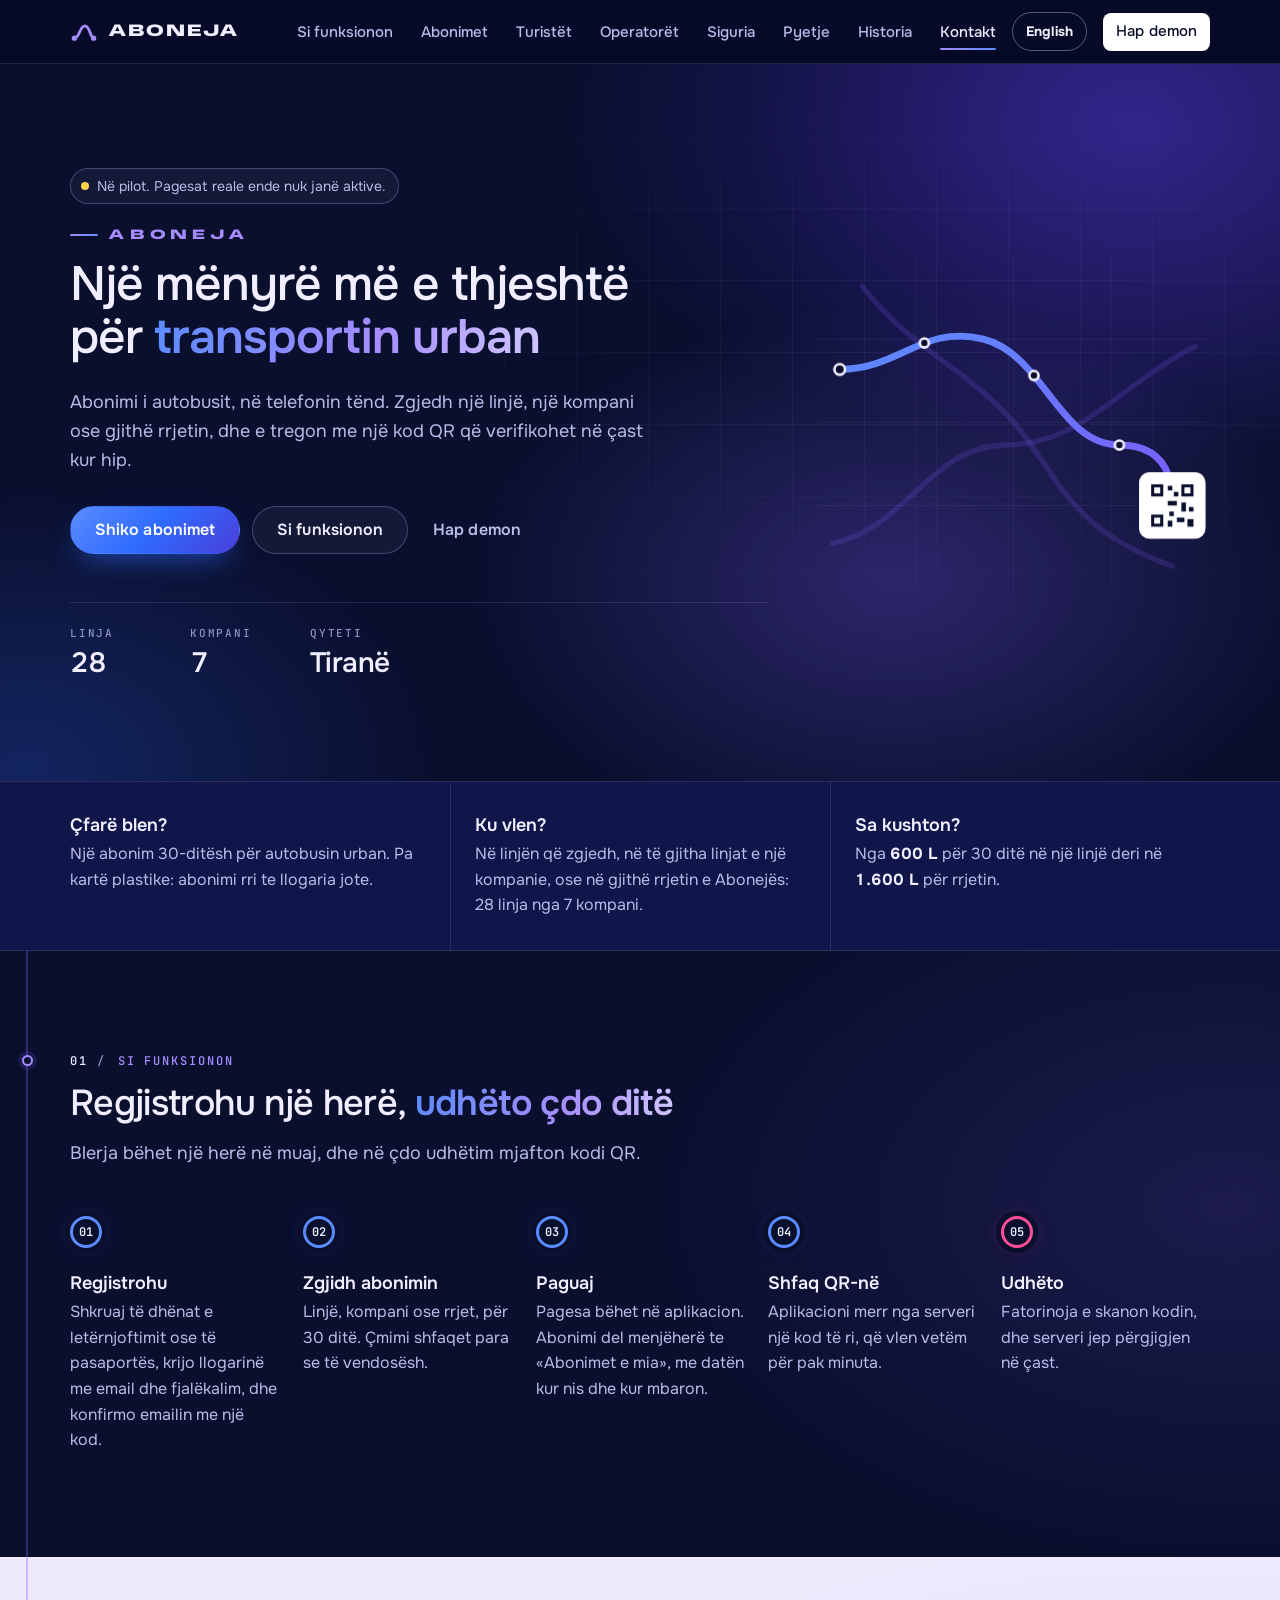
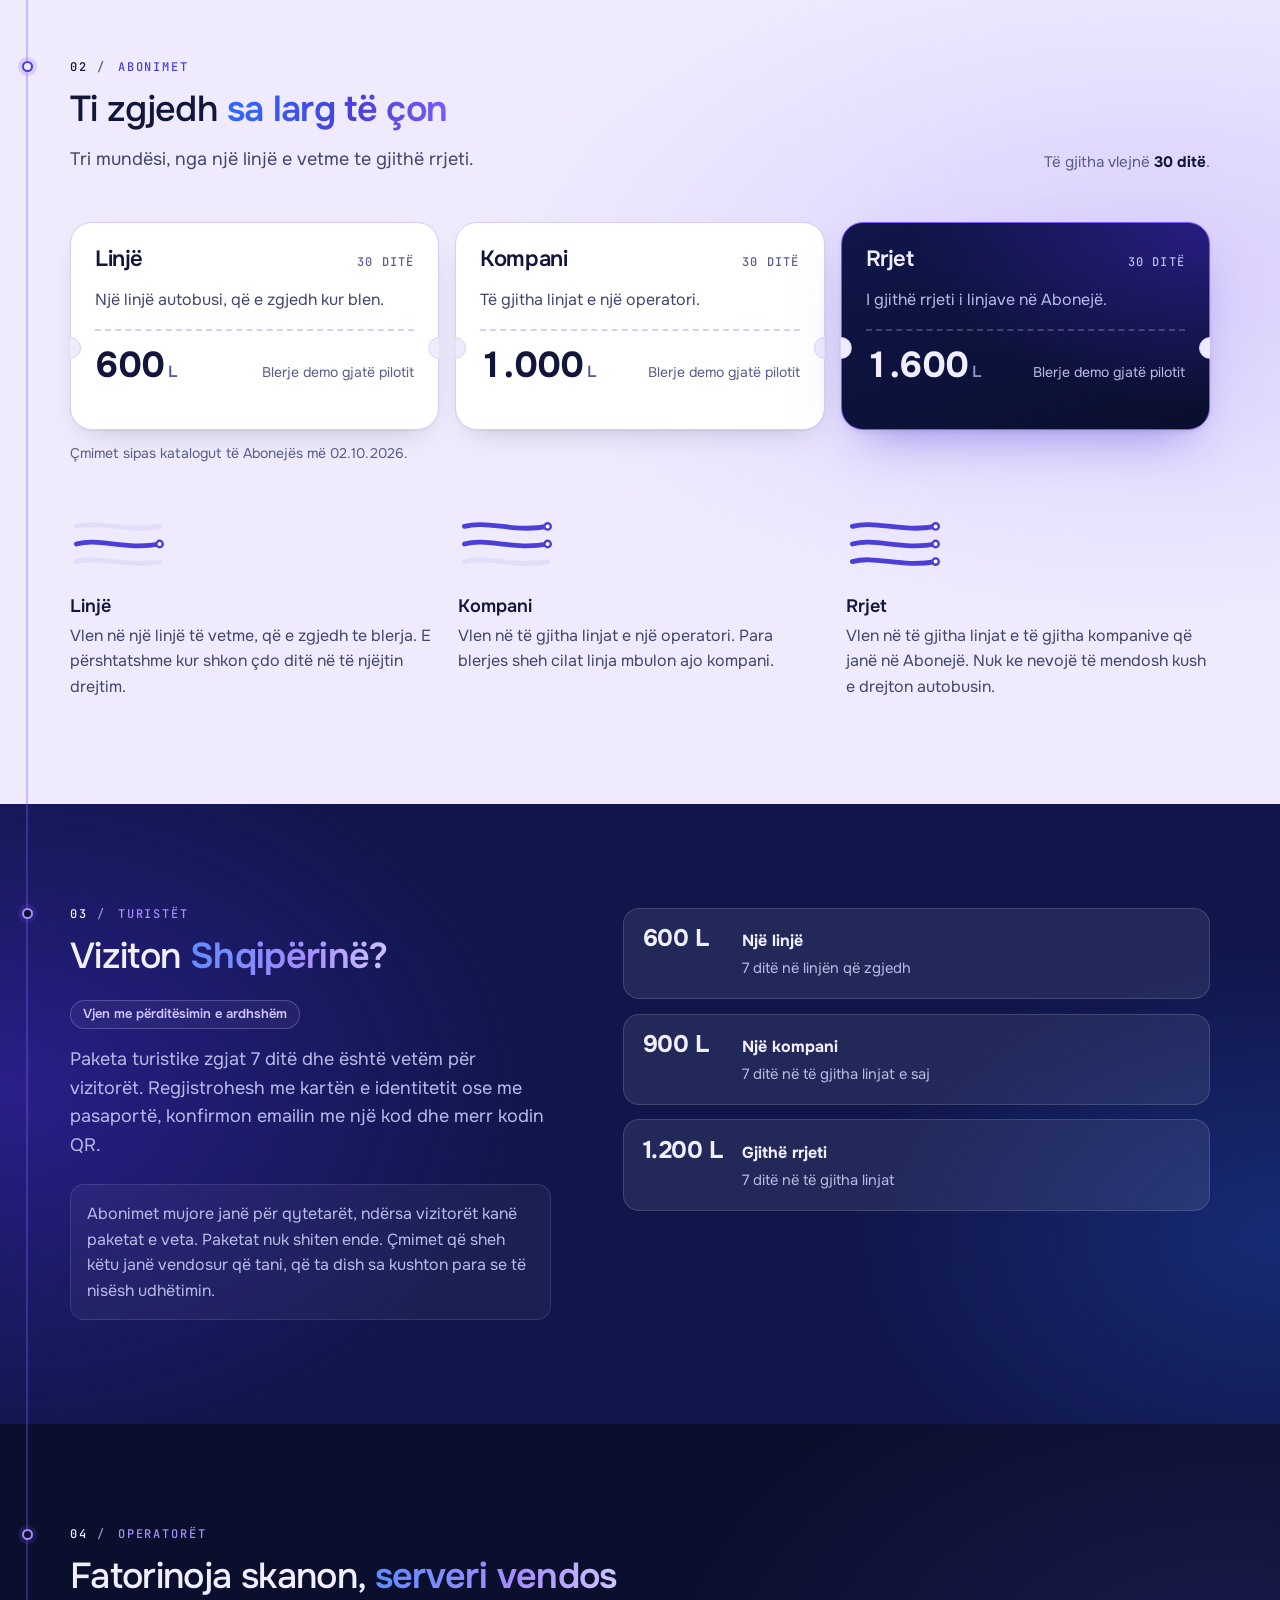
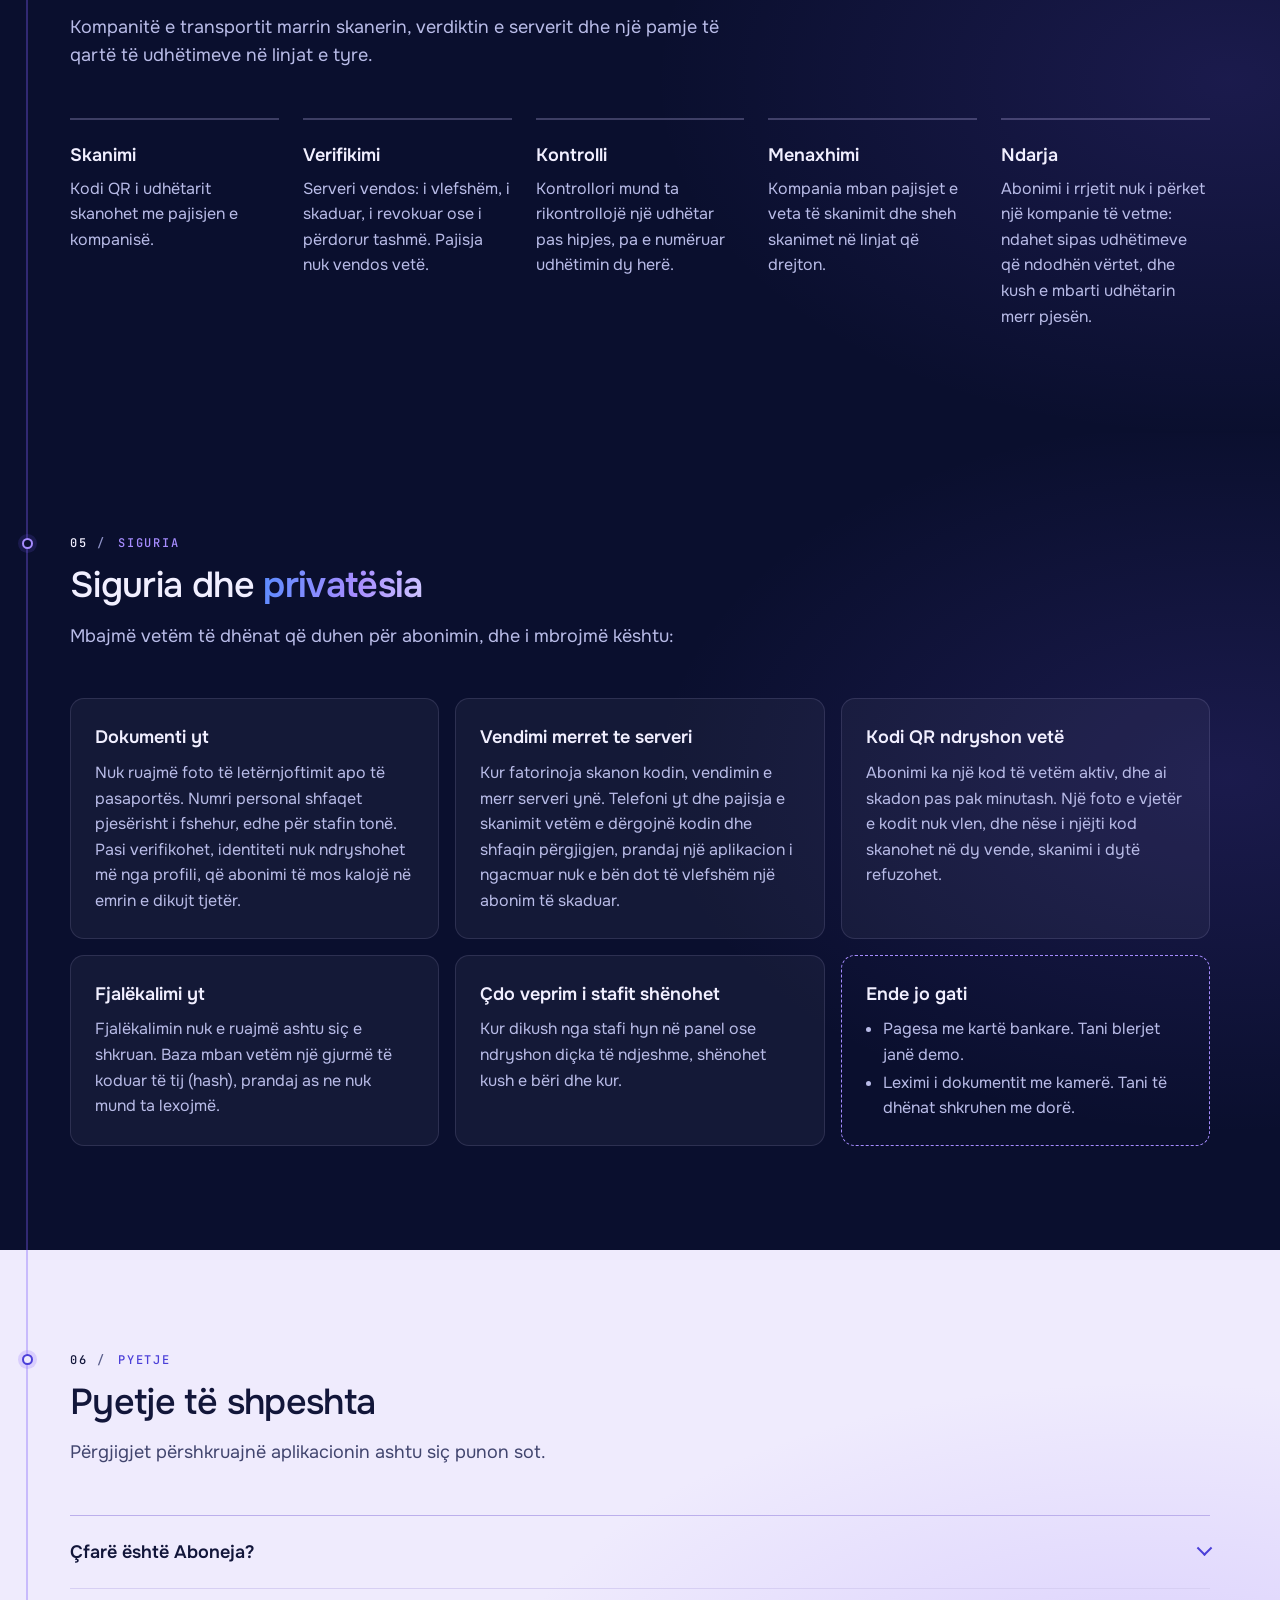
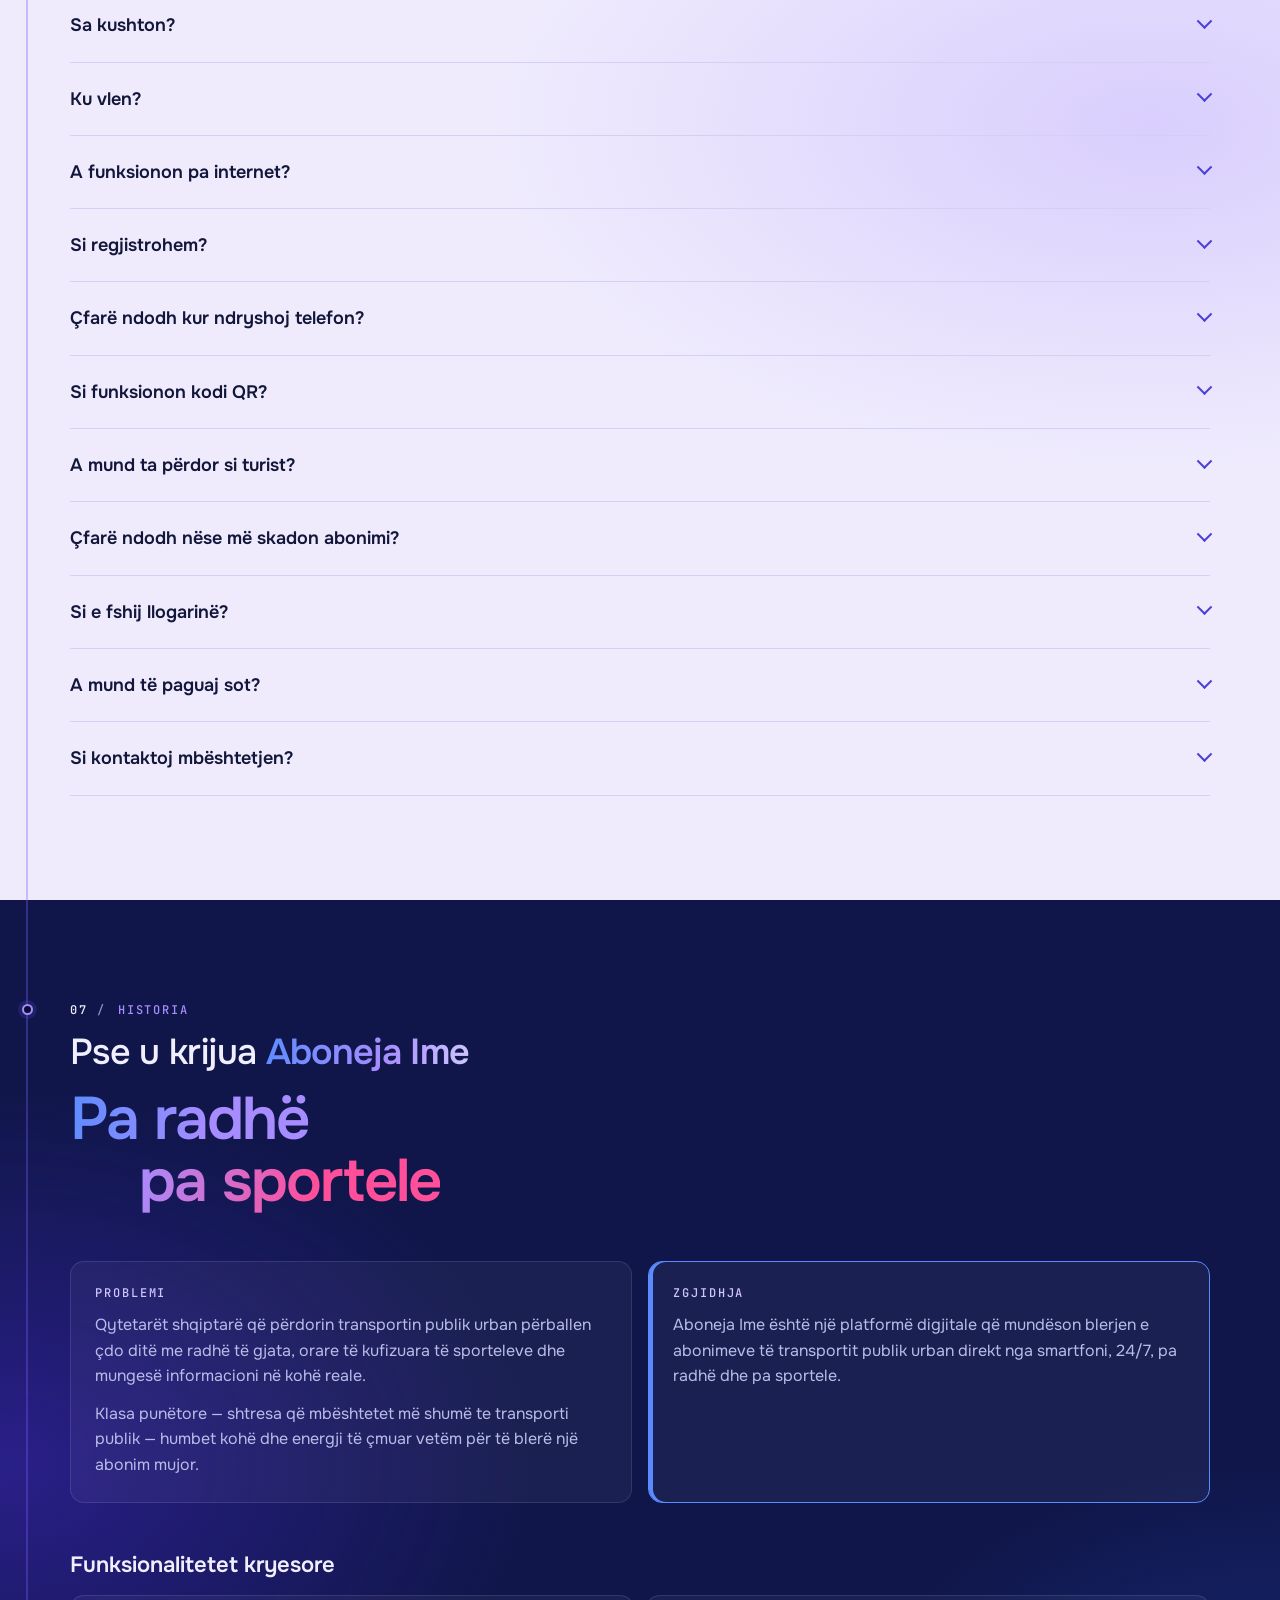
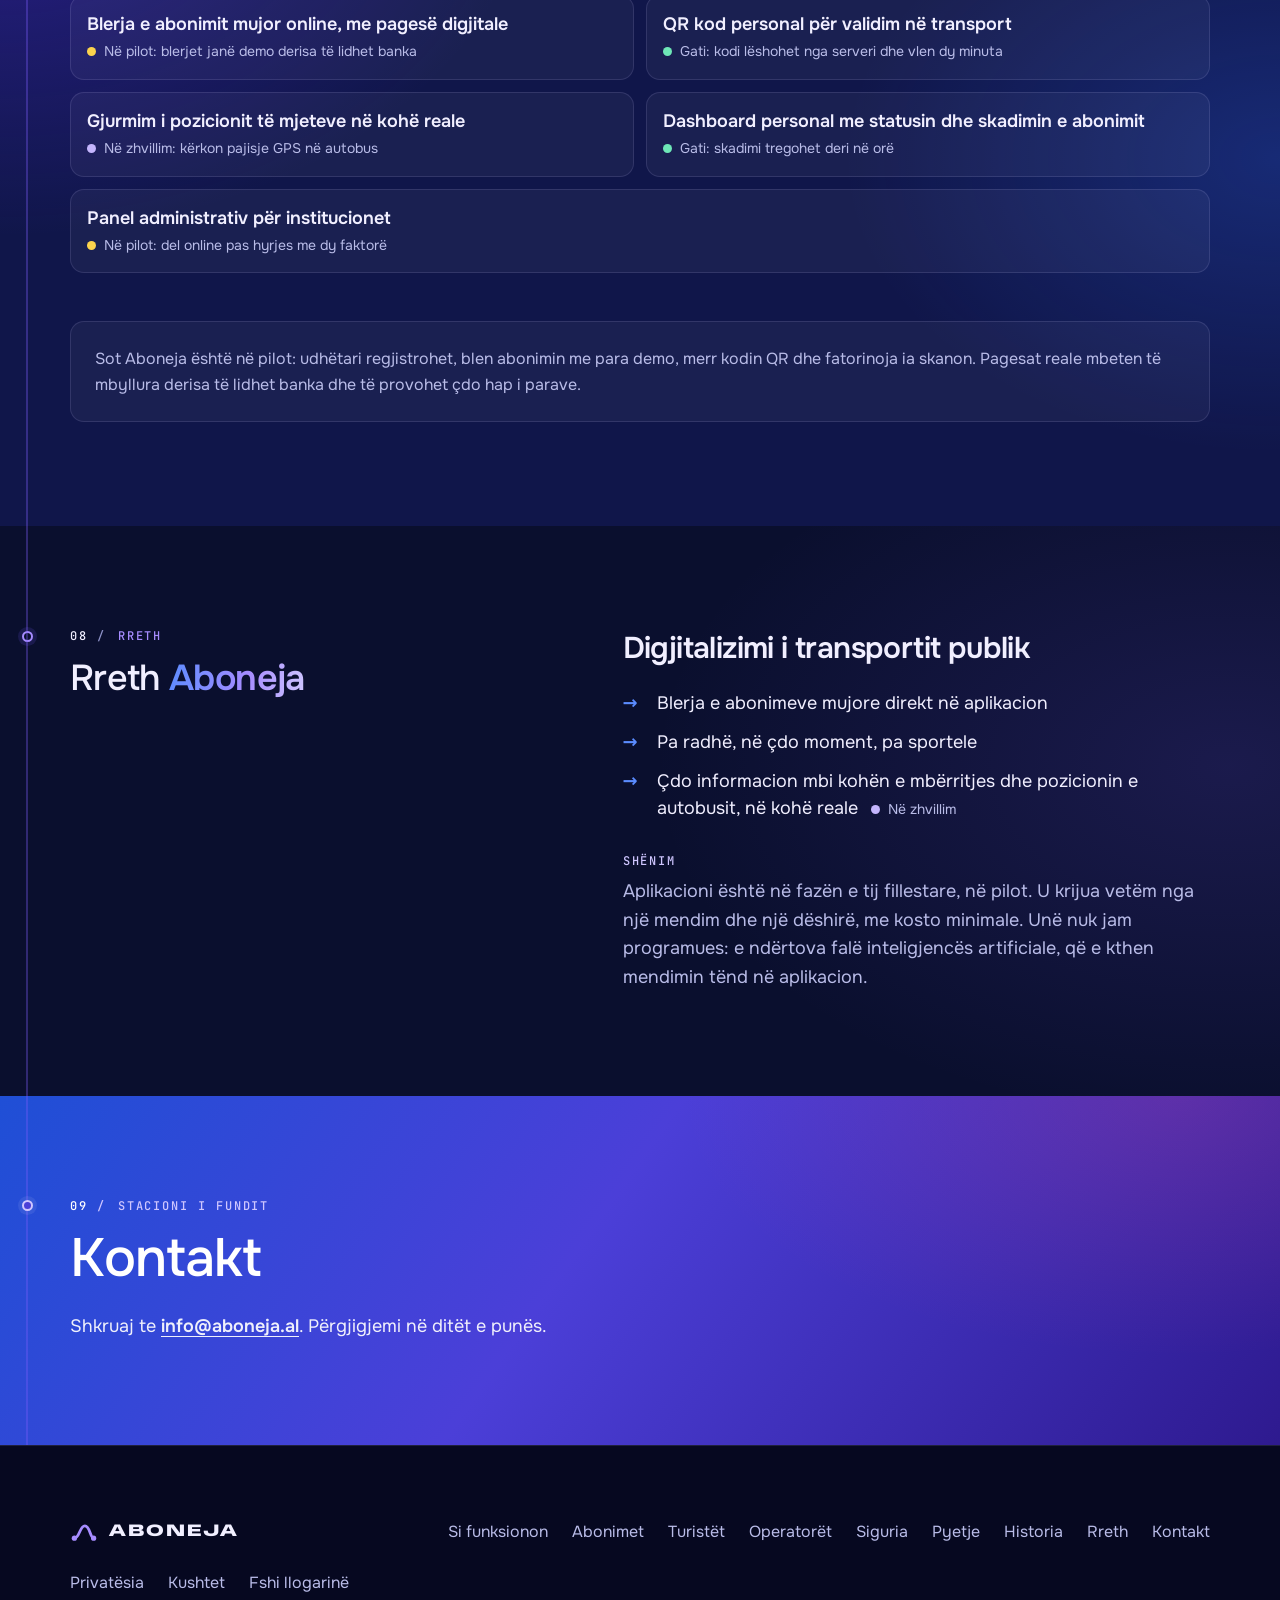
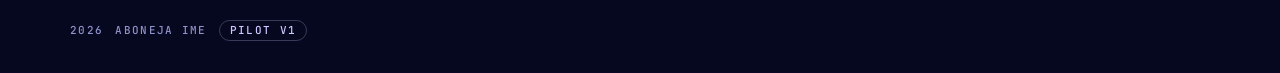
<file: index.html>
<!doctype html>
<html lang="sq">
<head>
<meta charset="utf-8">
<meta name="robots" content="noindex, nofollow">
<meta name="viewport" content="width=device-width, initial-scale=1, viewport-fit=cover">
<title>Aboneja · Abonimi i autobusit në telefonin tënd</title>
<meta name="description" content="Aboneja është abonimi i autobusit urban në telefon: zgjedh linjën, kompaninë ose gjithë rrjetin, dhe e tregon me një kod QR që verifikohet në çast.">
<meta name="theme-color" content="#0A0F2E">
<meta name="color-scheme" content="dark">
<link rel="icon" href="favicon.svg" type="image/svg+xml">
<!-- Fontet e markës merren që në fillim: «ABONEJA» e hyrjes del te 1,0 s dhe s'duhet të ndërrojë shkronjë para syve. -->
<link rel="preload" href="fonts/anybody.woff2" as="font" type="font/woff2" crossorigin>
<link rel="preload" href="fonts/onest.woff2" as="font" type="font/woff2" crossorigin>
<link rel="stylesheet" href="css/site.css?v=960b15e4">
<script src="js/hyrja.js?v=c934808a"></script>
<script type="module" src="js/site.js?v=c82b37e9"></script>
</head>
<body>
<!-- ═══ HYRJA «Rrjeti ndizet» — 10,2 s, në çdo hapje dhe rifreskim. Dekor, jo informacion.
     Qyteti natën → linjat e largëta → «ABONEJA» ngrihet nga vija e maskës, shtrydhet dhe kyçet
     te 1,37 s, skanohet → linjë, kompani, rrjet (kaskadë, me valë drite) → QR-ja del me sustë →
     mjetet mbërrijnë → «E vlefshme» → linjat tërhiqen, teksti zhytet → perdja ngrihet me gjithë skenën.
     Kohët jetojnë te :root i site.css («Kohët e hyrjes»), asgjë këtu. ═══ -->
<div class="hyrja" data-hyrja aria-hidden="true">
  <div class="hyrja__perdja">
  <div class="hyrja__drita"></div>
  <div class="hyrja__skena">
    <svg class="hyrja__linjat" viewBox="0 0 100 100" preserveAspectRatio="none" focusable="false">
      <defs>
        <linearGradient id="hyrja-rryma" x1="0" y1="0" x2="1" y2="0">
          <stop offset="0" class="ngj-vjollce-thelle"/>
          <stop offset=".55" class="ngj-vjollce"/>
          <stop offset="1" class="ngj-elektrik"/>
        </linearGradient>
      </defs>
      <path class="hyrja__larg" pathLength="1" data-d="M-5 9 C 25 5, 60 16, 105 10" d="M-5 9 C 25 5, 60 16, 105 10"/>
      <path class="hyrja__larg" pathLength="1" data-d="M-5 19 C 30 23, 62 13, 105 20" d="M-5 19 C 30 23, 62 13, 105 20"/>
      <path class="hyrja__larg" pathLength="1" data-d="M-5 87 C 30 81, 64 93, 105 85" d="M-5 87 C 30 81, 64 93, 105 85"/>
      <path class="hyrja__larg" pathLength="1" data-d="M-5 96 C 35 91, 70 98, 105 92" d="M-5 96 C 35 91, 70 98, 105 92"/>
      <path class="hyrja__shtrirja hyrja__shtrirja--rrjet" pathLength="1" data-d="M-5 50 C 26 48, 56 55, 84 62" d="M-5 50 C 26 48, 56 55, 84 62"/>
      <path class="hyrja__shtrirja hyrja__shtrirja--linje" pathLength="1" data-d="M-5 62 C 22 61, 50 64, 84 62" d="M-5 62 C 22 61, 50 64, 84 62"/>
      <path class="hyrja__shtrirja hyrja__shtrirja--kompani" pathLength="1" data-d="M-5 74 C 24 76, 52 70, 84 62" d="M-5 74 C 24 76, 52 70, 84 62"/>
      <path class="hyrja__mjeti hyrja__mjeti--1" pathLength="1" data-d="M-5 62 C 22 61, 50 64, 84 62" d="M-5 62 C 22 61, 50 64, 84 62"/>
      <path class="hyrja__mjeti hyrja__mjeti--2" pathLength="1" data-d="M-5 74 C 24 76, 52 70, 84 62" d="M-5 74 C 24 76, 52 70, 84 62"/>
      <path class="hyrja__mjeti hyrja__mjeti--3" pathLength="1" data-d="M-5 50 C 26 48, 56 55, 84 62" d="M-5 50 C 26 48, 56 55, 84 62"/>
      <path class="hyrja__puls hyrja__puls--linje" pathLength="1" data-d="M-5 62 C 22 61, 50 64, 84 62" d="M-5 62 C 22 61, 50 64, 84 62"/>
      <path class="hyrja__puls hyrja__puls--kompani" pathLength="1" data-d="M-5 74 C 24 76, 52 70, 84 62" d="M-5 74 C 24 76, 52 70, 84 62"/>
      <path class="hyrja__puls hyrja__puls--rrjet" pathLength="1" data-d="M-5 50 C 26 48, 56 55, 84 62" d="M-5 50 C 26 48, 56 55, 84 62"/>
    </svg>
    <p class="hyrja__etiketa hyrja__etiketa--rrjet"><span>Gjithë rrjeti</span></p>
    <p class="hyrja__etiketa hyrja__etiketa--linje"><span>Një linjë</span></p>
    <p class="hyrja__etiketa hyrja__etiketa--kompani"><span>Një kompani</span></p>
    <div class="hyrja__nyja">
      <span class="hyrja__nyja-puls"></span>
      <span class="hyrja__nyja-puls hyrja__nyja-puls--2"></span>
      <svg class="hyrja__qr" viewBox="0 0 92 92" focusable="false">
        <rect class="hyrja__qr-sfondi" x="8" y="8" width="76" height="76" rx="14"/>
        <path class="hyrja__qr-kendet" pathLength="1" d="M3 24 V3 H24 M68 3 H89 V24 M89 68 V89 H68 M24 89 H3 V68"/>
        <g class="hyrja__qr-kodi" transform="translate(18 18)">
          <rect x="0" y="0" width="16" height="16"/><rect x="40" y="0" width="16" height="16"/><rect x="0" y="40" width="16" height="16"/>
          <rect x="4" y="4" width="8" height="8" class="hyrja__qr-vrima"/><rect x="44" y="4" width="8" height="8" class="hyrja__qr-vrima"/><rect x="4" y="44" width="8" height="8" class="hyrja__qr-vrima"/>
          <rect x="22" y="2" width="6" height="6"/><rect x="30" y="10" width="6" height="6"/><rect x="22" y="22" width="12" height="6"/>
          <rect x="40" y="24" width="6" height="12"/><rect x="50" y="30" width="6" height="6"/><rect x="24" y="36" width="6" height="6"/>
          <rect x="22" y="48" width="6" height="8"/><rect x="34" y="44" width="10" height="6"/><rect x="48" y="46" width="8" height="10"/>
        </g>
      </svg>
      <p class="hyrja__verdikti"><span>E vlefshme</span></p>
    </div>
    <div class="hyrja__marka">
      <p class="hyrja__fjala" data-fjala="Aboneja"><span class="hyrja__germat"><span>A</span><span>b</span><span>o</span><span>n</span><span>e</span><span>j</span><span>a</span></span></p>
      <p class="hyrja__motoja"><span>Abonimi i autobusit, në telefonin tënd.</span></p>
    </div>
  </div>
  </div>
  <span class="hyrja__progresi"></span>
  <span class="hyrja__kalo">Kalo</span>
</div>
<a class="skip" href="#permbajtja">Kalo te përmbajtja</a>

<header class="topbar" data-topbar>
  <div class="wrap topbar__inner">
    <a class="wordmark" href="#fillimi" aria-label="Aboneja, kthehu në fillim">
      <svg class="wordmark__mark" viewBox="0 0 32 32" aria-hidden="true"><path d="M5 23 C 11 23, 11 9, 17 9 S 23 23, 27 23" fill="none" stroke="currentColor" stroke-width="3.2" stroke-linecap="round"/><circle cx="5" cy="23" r="3" fill="currentColor"/><circle cx="27" cy="23" r="3" fill="currentColor"/></svg>
      <span>Aboneja</span>
    </a>
    <button class="menu-toggle" type="button" aria-expanded="false" aria-controls="nav" data-menu-toggle>
      <span class="menu-toggle__bars" aria-hidden="true"></span><span class="sr-only">Menuja</span>
    </button>
    <nav class="nav" id="nav" aria-label="Kryesore" data-nav>
      <a href="#si-funksionon">Si funksionon</a>
      <a href="#abonimet">Abonimet</a>
      <a href="#turistet">Turistët</a>
      <a href="#operatoret">Operatorët</a>
      <a href="#siguria">Siguria</a>
      <a href="#pyetje">Pyetje</a>
      <a href="#historia">Historia</a>
      <a href="#kontakt">Kontakt</a>
      <button class="lang-toggle" type="button" data-lang-toggle aria-label="Switch to English">English</button>
      <a class="btn btn--small btn--light nav__app" data-app-link href="#abonimet">Hap aplikacionin</a>
    </nav>
  </div>
</header>

<main id="permbajtja">

  <!-- ═══ HERO ═══════════════════════════════════════════════════════════ -->
  <section class="hero" id="fillimi" aria-labelledby="hero-titulli">
    <div class="wrap hero__grid">
      <div class="hero__text">
        <p class="pilot" data-pilot hidden><span class="pilot__dot" aria-hidden="true"></span>Në pilot. Pagesat reale ende nuk janë aktive.</p>
        <p class="hero__brand">Aboneja</p>
        <h1 class="hero__title" id="hero-titulli">Një mënyrë më e thjeshtë për <span class="theks">transportin urban</span></h1>
        <p class="hero__lead">Abonimi i autobusit, në telefonin tënd. Zgjedh një linjë, një kompani ose gjithë rrjetin, dhe e tregon me një kod QR që verifikohet në çast kur hip.</p>
        <div class="hero__actions">
          <a class="btn btn--primary" href="#abonimet">Shiko abonimet</a>
          <a class="btn btn--ghost-light" href="#si-funksionon">Si funksionon</a>
          <a class="btn btn--quiet-light" data-app-link href="#abonimet">Hap aplikacionin</a>
        </div>
        <!-- Kur demoja lokale nuk përgjigjet, butoni e thotë vetë — dhe këtu del pse. -->
        <p class="hero__note" data-demo-shenim hidden></p>
        <dl class="hero__facts" data-network-facts>
          <div><dt>Linja</dt><dd data-fact="routes">…</dd></div>
          <div><dt>Kompani</dt><dd data-fact="companies">…</dd></div>
          <div><dt>Qyteti</dt><dd data-fact="city">Tiranë</dd></div>
        </dl>
      </div>

      <!-- Nënshkrimi vizual: linja që mbaron te QR-ja. Dekor, jo informacion. -->
      <figure class="hero__map" aria-hidden="true">
        <svg class="route-map" viewBox="0 0 520 440" focusable="false">
          <defs>
            <linearGradient id="linja-kryesore" x1="0" y1="0" x2="1" y2="1">
              <stop offset="0" class="ngj-elektrik-drite"/>
              <stop offset="1" class="ngj-vjollce"/>
            </linearGradient>
          </defs>
          <g class="route-map__grid">
            <path d="M0 110 H520 M0 220 H520 M0 330 H520 M130 0 V440 M260 0 V440 M390 0 V440"/>
          </g>
          <path class="route-map__line route-map__line--muted" d="M20 380 C 120 360, 150 250, 250 250 S 400 170, 500 120"/>
          <path class="route-map__line route-map__line--muted" d="M60 40 C 120 120, 200 150, 260 220 S 330 360, 470 410"/>
          <path class="route-map__line route-map__line--main" id="linja-hero" d="M30 150 C 110 150, 140 90, 220 110 S 320 250, 400 250 S 470 330, 470 330"/>
          <g class="route-map__stops">
            <circle cx="30" cy="150" r="7"/>
            <circle cx="142" cy="115" r="6"/>
            <circle cx="287" cy="158" r="6"/>
            <circle cx="400" cy="250" r="6"/>
          </g>
          <circle class="route-map__vehicle" r="9"/>
          <g class="qr-station" transform="translate(470 330)">
            <circle class="qr-station__pulse" r="30"/>
            <rect class="qr-station__card" x="-44" y="-44" width="88" height="88" rx="14"/>
            <g class="qr-station__code" transform="translate(-28 -28)">
              <rect x="0" y="0" width="16" height="16"/><rect x="40" y="0" width="16" height="16"/><rect x="0" y="40" width="16" height="16"/>
              <rect x="4" y="4" width="8" height="8" class="qr-station__hole"/><rect x="44" y="4" width="8" height="8" class="qr-station__hole"/><rect x="4" y="44" width="8" height="8" class="qr-station__hole"/>
              <rect x="22" y="2" width="6" height="6"/><rect x="30" y="10" width="6" height="6"/><rect x="22" y="22" width="12" height="6"/>
              <rect x="40" y="24" width="6" height="12"/><rect x="50" y="30" width="6" height="6"/><rect x="24" y="36" width="6" height="6"/>
              <rect x="22" y="48" width="6" height="8"/><rect x="34" y="44" width="10" height="6"/><rect x="48" y="46" width="8" height="10"/>
            </g>
          </g>
        </svg>
      </figure>
    </div>
  </section>

  <!-- ═══ NË 60 SEKONDA ══════════════════════════════════════════════════ -->
  <section class="quick" aria-label="Aboneja shkurt">
    <div class="wrap quick__grid">
      <div class="quick__item">
        <h2 class="quick__q">Çfarë blen?</h2>
        <p>Një abonim 30-ditësh për autobusin urban. Pa kartë plastike: abonimi rri te llogaria jote.</p>
      </div>
      <div class="quick__item">
        <h2 class="quick__q">Ku vlen?</h2>
        <p>Në linjën që zgjedh, në të gjitha linjat e një kompanie, ose në gjithë rrjetin <span data-fill="network-short">e Abonejës</span>.</p>
      </div>
      <div class="quick__item">
        <h2 class="quick__q">Sa kushton?</h2>
        <p data-fill="price-short">Çmimet lexohen nga katalogu i Abonejës, te seksioni Abonimet.</p>
      </div>
    </div>
  </section>

  <!-- Rruga e faqes: kapitujt 01–09 si stacione të së njëjtës linjë. -->
  <div class="kapitujt">

  <!-- ═══ SI FUNKSIONON ══════════════════════════════════════════════════ -->
  <section class="section" id="si-funksionon" aria-labelledby="si-titulli">
    <div class="wrap">
      <div class="section__head">
        <h2 class="kapitulli" id="si-titulli"><span class="kapitulli__stacioni"><span class="kapitulli__nr">01</span> <span class="kapitulli__emri">Si funksionon</span></span> <span class="kapitulli__titulli">Regjistrohu një herë, <span class="theks">udhëto çdo ditë</span></span></h2>
        <p class="section__lead">Blerja bëhet një herë në muaj, dhe në çdo udhëtim mjafton kodi QR.</p>
      </div>
      <ol class="journey">
        <li class="journey__stop">
          <span class="journey__node" aria-hidden="true"></span>
          <h3>Regjistrohu</h3>
          <p>Shkruaj të dhënat e letërnjoftimit ose të pasaportës, krijo llogarinë me email dhe fjalëkalim, dhe konfirmo emailin me një kod.</p>
        </li>
        <li class="journey__stop">
          <span class="journey__node" aria-hidden="true"></span>
          <h3>Zgjidh abonimin</h3>
          <p>Linjë, kompani ose rrjet, për 30 ditë. Çmimi shfaqet para se të vendosësh.</p>
        </li>
        <li class="journey__stop">
          <span class="journey__node" aria-hidden="true"></span>
          <h3>Paguaj</h3>
          <p>Pagesa bëhet në aplikacion. Abonimi del menjëherë te «Abonimet e mia», me datën kur nis dhe kur mbaron.</p>
        </li>
        <li class="journey__stop">
          <span class="journey__node" aria-hidden="true"></span>
          <h3>Shfaq QR-në</h3>
          <p>Aplikacioni merr nga serveri një kod të ri, që vlen vetëm për pak minuta.</p>
        </li>
        <li class="journey__stop journey__stop--end">
          <span class="journey__node" aria-hidden="true"></span>
          <h3>Udhëto</h3>
          <p>Fatorinoja e skanon kodin, dhe serveri jep përgjigjen në çast.</p>
        </li>
      </ol>
    </div>
  </section>

  <!-- ═══ ABONIMET ═══════════════════════════════════════════════════════ -->
  <section class="section section--lejla" id="abonimet" aria-labelledby="abonimet-titulli">
    <div class="wrap">
      <div class="section__head section__head--split">
        <div>
          <h2 class="kapitulli" id="abonimet-titulli"><span class="kapitulli__stacioni"><span class="kapitulli__nr">02</span> <span class="kapitulli__emri">Abonimet</span></span> <span class="kapitulli__titulli">Ti zgjedh <span class="theks">sa larg të çon</span></span></h2>
          <p class="section__lead">Tri mundësi, nga një linjë e vetme te gjithë rrjeti.</p>
        </div>
        <!-- V1 shet vetëm 30-ditëshin. Kohëzgjatja e dytë u hoq me vendim, 20 shtator 2026. -->
        <p class="duration-note">Të gjitha vlejnë <strong>30 ditë</strong>.</p>
      </div>

      <div class="plans" data-plans aria-live="polite">
        <div class="state state--loading" data-state="loading">Po lexohen çmimet nga katalogu…</div>
      </div>
      <p class="plans__source" data-catalog-source></p>

      <div class="scopes">
        <div class="scope">
          <svg class="scope__map" viewBox="0 0 120 80" aria-hidden="true"><path class="mini mini--off" d="M8 18 C 36 10, 70 26, 112 18"/><path class="mini mini--on" d="M8 40 C 36 32, 70 48, 112 40"/><path class="mini mini--off" d="M8 62 C 36 54, 70 70, 112 62"/><circle class="mini-stop" cx="112" cy="40" r="4"/></svg>
          <div><h3>Linjë</h3><p>Vlen në një linjë të vetme, që e zgjedh te blerja. E përshtatshme kur shkon çdo ditë në të njëjtin drejtim.</p></div>
        </div>
        <div class="scope">
          <svg class="scope__map" viewBox="0 0 120 80" aria-hidden="true"><path class="mini mini--on" d="M8 18 C 36 10, 70 26, 112 18"/><path class="mini mini--on" d="M8 40 C 36 32, 70 48, 112 40"/><path class="mini mini--off" d="M8 62 C 36 54, 70 70, 112 62"/><circle class="mini-stop" cx="112" cy="18" r="4"/><circle class="mini-stop" cx="112" cy="40" r="4"/></svg>
          <div><h3>Kompani</h3><p>Vlen në të gjitha linjat e një operatori. Para blerjes sheh cilat linja mbulon ajo kompani.</p></div>
        </div>
        <div class="scope">
          <svg class="scope__map" viewBox="0 0 120 80" aria-hidden="true"><path class="mini mini--on" d="M8 18 C 36 10, 70 26, 112 18"/><path class="mini mini--on" d="M8 40 C 36 32, 70 48, 112 40"/><path class="mini mini--on" d="M8 62 C 36 54, 70 70, 112 62"/><circle class="mini-stop" cx="112" cy="18" r="4"/><circle class="mini-stop" cx="112" cy="40" r="4"/><circle class="mini-stop" cx="112" cy="62" r="4"/></svg>
          <div><h3>Rrjet</h3><p>Vlen në të gjitha linjat e të gjitha kompanive që janë në Abonejë. Nuk ke nevojë të mendosh kush e drejton autobusin.</p></div>
        </div>
      </div>
    </div>
  </section>

  <!-- ═══ PËR TURISTËT ═══════════════════════════════════════════════════ -->
  <section class="section section--night" id="turistet" aria-labelledby="turistet-titulli">
    <div class="wrap split">
      <div>
        <h2 class="kapitulli" id="turistet-titulli"><span class="kapitulli__stacioni"><span class="kapitulli__nr">03</span> <span class="kapitulli__emri">Turistët</span></span> <span class="kapitulli__titulli">Viziton <span class="theks">Shqipërinë?</span></span></h2>
        <p class="tag tag--light">Vjen me përditësimin e ardhshëm</p>
        <p class="section__lead">Paketa turistike zgjat 7 ditë dhe është vetëm për vizitorët. Regjistrohesh me kartën e identitetit ose me pasaportë, konfirmon emailin me një kod dhe merr kodin QR.</p>
        <p class="note-light">Abonimet mujore janë për qytetarët, ndërsa vizitorët kanë paketat e veta. Paketat nuk shiten ende. Çmimet që sheh këtu janë vendosur që tani, që ta dish sa kushton para se të nisësh udhëtimin.</p>
      </div>
      <!-- Çmimet vijnë nga `site.config.json` (të njoftuara, jo katalog) — asnjë numër në HTML. -->
      <ul class="tourist-plans" data-tourist-plans aria-live="polite">
        <li class="tourist-plans__empty">Çmimet e paketave turistike publikohen së shpejti.</li>
      </ul>
    </div>
  </section>

  <!-- ═══ PËR OPERATORËT ═════════════════════════════════════════════════ -->
  <section class="section" id="operatoret" aria-labelledby="operatoret-titulli">
    <div class="wrap">
      <div class="section__head">
        <h2 class="kapitulli" id="operatoret-titulli"><span class="kapitulli__stacioni"><span class="kapitulli__nr">04</span> <span class="kapitulli__emri">Operatorët</span></span> <span class="kapitulli__titulli">Fatorinoja skanon, <span class="theks">serveri vendos</span></span></h2>
        <p class="section__lead">Kompanitë e transportit marrin skanerin, verdiktin e serverit dhe një pamje të qartë të udhëtimeve në linjat e tyre.</p>
      </div>
      <dl class="roles">
        <div class="role"><dt>Skanimi</dt><dd>Kodi QR i udhëtarit skanohet me pajisjen e kompanisë.</dd></div>
        <div class="role"><dt>Verifikimi</dt><dd>Serveri vendos: i vlefshëm, i skaduar, i revokuar ose i përdorur tashmë. Pajisja nuk vendos vetë.</dd></div>
        <div class="role"><dt>Kontrolli</dt><dd>Kontrollori mund ta rikontrollojë një udhëtar pas hipjes, pa e numëruar udhëtimin dy herë.</dd></div>
        <div class="role"><dt>Menaxhimi</dt><dd>Kompania mban pajisjet e veta të skanimit dhe sheh skanimet në linjat që drejton.</dd></div>
        <div class="role"><dt>Ndarja</dt><dd>Abonimi i rrjetit nuk i përket një kompanie të vetme: ndahet sipas udhëtimeve që ndodhën vërtet, dhe kush e mbarti udhëtarin merr pjesën.</dd></div>
      </dl>
    </div>
  </section>

  <!-- ═══ SIGURIA ════════════════════════════════════════════════════════ -->
  <section class="section" id="siguria" aria-labelledby="siguria-titulli">
    <div class="wrap">
      <div class="section__head">
        <h2 class="kapitulli" id="siguria-titulli"><span class="kapitulli__stacioni"><span class="kapitulli__nr">05</span> <span class="kapitulli__emri">Siguria</span></span> <span class="kapitulli__titulli">Siguria dhe <span class="theks">privatësia</span></span></h2>
        <p class="section__lead">Mbajmë vetëm të dhënat që duhen për abonimin, dhe i mbrojmë kështu:</p>
      </div>
      <div class="security">
        <article class="security__item"><h3>Dokumenti yt</h3><p>Nuk ruajmë foto të letërnjoftimit apo të pasaportës. Numri personal shfaqet pjesërisht i fshehur, edhe për stafin tonë. Pasi verifikohet, identiteti nuk ndryshohet më nga profili, që abonimi të mos kalojë në emrin e dikujt tjetër.</p></article>
        <article class="security__item"><h3>Vendimi merret te serveri</h3><p>Kur fatorinoja skanon kodin, vendimin e merr serveri ynë. Telefoni yt dhe pajisja e skanimit vetëm e dërgojnë kodin dhe shfaqin përgjigjen, prandaj një aplikacion i ngacmuar nuk e bën dot të vlefshëm një abonim të skaduar.</p></article>
        <article class="security__item"><h3>Kodi QR ndryshon vetë</h3><p>Abonimi ka një kod të vetëm aktiv, dhe ai skadon pas pak minutash. Një foto e vjetër e kodit nuk vlen, dhe nëse i njëjti kod skanohet në dy vende, skanimi i dytë refuzohet.</p></article>
        <article class="security__item"><h3>Fjalëkalimi yt</h3><p>Fjalëkalimin nuk e ruajmë ashtu siç e shkruan. Baza mban vetëm një gjurmë të koduar të tij (hash), prandaj as ne nuk mund ta lexojmë.</p></article>
        <article class="security__item"><h3>Çdo veprim i stafit shënohet</h3><p>Kur dikush nga stafi hyn në panel ose ndryshon diçka të ndjeshme, shënohet kush e bëri dhe kur.</p></article>
        <article class="security__item security__item--honest" data-pilot-list>
          <h3>Ende jo gati</h3>
          <ul>
            <li data-feature-off="payments_live">Pagesa me kartë bankare. Tani blerjet janë demo.</li>
            <li data-feature-off="tourist_camera_reading">Leximi i dokumentit me kamerë. Tani të dhënat shkruhen me dorë.</li>
          </ul>
        </article>
      </div>
    </div>
  </section>

  <!-- ═══ PYETJE ═════════════════════════════════════════════════════════ -->
  <section class="section section--lejla" id="pyetje" aria-labelledby="pyetje-titulli">
    <div class="wrap faq-wrap">
      <div class="section__head">
        <h2 class="kapitulli" id="pyetje-titulli"><span class="kapitulli__stacioni"><span class="kapitulli__nr">06</span> <span class="kapitulli__emri">Pyetje</span></span> <span class="kapitulli__titulli">Pyetje të shpeshta</span></h2>
        <p class="section__lead">Përgjigjet përshkruajnë aplikacionin ashtu siç punon sot.</p>
      </div>
      <div class="faq" data-faq>
        <details><summary>Çfarë është Aboneja?</summary><p>Aboneja është abonimi i autobusit urban, në telefonin tënd. E blen nga aplikacioni dhe zgjedh ku vlen: në një linjë, në të gjitha linjat e një kompanie ose në gjithë rrjetin. Abonimi zgjat 30 ditë. Kur hip, tregon kodin QR që del në ekran, fatorinoja e skanon dhe je në rregull.</p></details>
        <details><summary>Sa kushton?</summary><p data-fill="price-faq">Çmimet janë te seksioni Abonimet dhe lexohen nga i njëjti katalog që përdor aplikacioni.</p></details>
        <details><summary>Ku vlen?</summary><p><span data-fill="network-faq">Në linjat e autobusëve urbanë të Tiranës që janë në Abonejë.</span> Abonimi i linjës vlen në linjën që zgjedh, ai i kompanisë në linjat e saj, dhe ai i rrjetit kudo.</p></details>
        <details><summary>A funksionon pa internet?</summary><p>Jo ende. Kodi QR krijohet nga serveri dhe vlen vetëm pak minuta, prandaj telefoni ka nevojë për internet kur e hap. Edhe skaneri i verifikon kodet te serveri.</p></details>
        <details><summary>Si regjistrohem?</summary><p>Nis me letërnjoftimin ose me pasaportën (nën 16 vjeç, vetëm me pasaportë): shkruan emrin, mbiemrin, datëlindjen dhe numrin personal, dhe i konfirmon. Pastaj krijon llogarinë me email dhe fjalëkalim dhe konfirmon emailin me kodin që të vjen. Pasi verifikohet, identiteti nuk ndryshohet më. Më pas zgjedh abonimin.</p></details>
        <details><summary>Çfarë ndodh kur ndryshoj telefon?</summary><p>Abonimi rri te llogaria, jo te telefoni. Hyr me të njëjtën llogari në telefonin e ri: kodi i ri QR e zëvendëson menjëherë të vjetrin.</p></details>
        <details><summary>Si funksionon kodi QR?</summary><p>Kur hap abonimin, aplikacioni merr një kod të ri nga serveri. Skaneri e dërgon kodin te serveri, i cili kontrollon abonimin dhe kthen përgjigjen: i vlefshëm, i skaduar, i revokuar ose i përdorur tashmë.</p></details>
        <details><summary>A mund ta përdor si turist?</summary><p data-fill="tourist-faq">Jo me abonimet e qytetarëve. Vizitorët kanë paketat turistike 7-ditore (shih seksionin Turistët). Regjistrohesh me kartën e identitetit ose me pasaportë dhe konfirmon emailin me një kod, që llogaria të mbetet e jotja edhe kur ndërron telefon. Paketat hapen me përditësimin e ardhshëm. Leximi i dokumentit me kamerë nuk është ende gati.</p></details>
        <details><summary>Çfarë ndodh nëse më skadon abonimi?</summary><p>Skaneri e tregon si të skaduar dhe hipja nuk pranohet me atë abonim. Abonimi nuk rinovohet vetë: blen një të ri nga aplikacioni kur të duash.</p></details>
        <details><summary>Si e fshij llogarinë?</summary><p>Te aplikacioni: Profili, pastaj «Fshi llogarinë». Llogaria ngrin menjëherë dhe kodi QR nuk vlen më. Për 24 orë mund ta anulosh duke hyrë sërish; pas kësaj fshihen të dhënat e tua personale. Abonimi aktiv mbaron pa rimbursim. Hapat e plotë: <a href="fshi-llogarine/">Fshi llogarinë</a>.</p></details>
        <details><summary>A mund të paguaj sot?</summary><p data-fill="payments-faq">Jo ende. Pagesat reale hapen vetëm pasi lidhja me bankën të provohet plotësisht. Deri atëherë blerjet në pilot janë demo.</p></details>
        <details><summary>Si kontaktoj mbështetjen?</summary><p data-fill="contact-faq">Shkruaj te <a href="mailto:info@aboneja.al">info@aboneja.al</a>. Përgjigjemi në ditët e punës.</p></details>
      </div>
    </div>
  </section>

  <!-- ═══ PSE U KRIJUA ═══════════════════════════════════════════════════
       Teksti i Irdit (23 shtator 2026): problemi, zgjidhja, funksionalitetet.
       Çdo funksionalitet mban gjendjen e vërtetë — faqja nuk premton më shumë
       se sistemi. `data-feature-on/off` e ndërron kur ndizen pagesat. -->
  <section class="section section--night story" id="historia" aria-labelledby="historia-titulli">
    <div class="wrap">
      <div class="section__head">
        <h2 class="kapitulli" id="historia-titulli"><span class="kapitulli__stacioni"><span class="kapitulli__nr">07</span> <span class="kapitulli__emri">Historia</span></span> <span class="kapitulli__titulli">Pse u krijua <span class="theks">Aboneja Ime</span></span></h2>
        <p class="section__lead story__slogan"><span class="slogan__rresht"><span class="theks">Pa radhë</span></span> <span class="slogan__rresht"><span class="theks">pa sportele</span></span></p>
      </div>

      <div class="story__grid">
        <article class="story__card">
          <h3 class="story__label">Problemi</h3>
          <p>Qytetarët shqiptarë që përdorin transportin publik urban përballen çdo ditë me radhë të gjata, orare të kufizuara të sporteleve dhe mungesë informacioni në kohë reale.</p>
          <p>Klasa punëtore — shtresa që mbështetet më shumë te transporti publik — humbet kohë dhe energji të çmuar vetëm për të blerë një abonim mujor.</p>
        </article>
        <article class="story__card story__card--solution">
          <h3 class="story__label">Zgjidhja</h3>
          <p>Aboneja Ime është një platformë digjitale që mundëson blerjen e abonimeve të transportit publik urban direkt nga smartfoni, 24/7, pa radhë dhe pa sportele.</p>
        </article>
      </div>

      <h3 class="story__subtitle">Funksionalitetet kryesore</h3>
      <ul class="features">
        <li class="feature">
          <span class="feature__name">Blerja e abonimit mujor online, me pagesë digjitale</span>
          <span class="feature__status" data-status="pilot" data-feature-off="payments_live">Në pilot: blerjet janë demo derisa të lidhet banka</span>
          <span class="feature__status" data-status="ready" data-feature-on="payments_live" hidden>Aktive</span>
        </li>
        <li class="feature">
          <span class="feature__name">QR kod personal për validim në transport</span>
          <span class="feature__status" data-status="ready">Gati: kodi lëshohet nga serveri dhe vlen dy minuta</span>
        </li>
        <li class="feature">
          <span class="feature__name">Gjurmim i pozicionit të mjeteve në kohë reale</span>
          <span class="feature__status" data-status="dev">Në zhvillim: kërkon pajisje GPS në autobus</span>
        </li>
        <li class="feature">
          <span class="feature__name">Dashboard personal me statusin dhe skadimin e abonimit</span>
          <span class="feature__status" data-status="ready">Gati: skadimi tregohet deri në orë</span>
        </li>
        <li class="feature">
          <span class="feature__name">Panel administrativ për institucionet</span>
          <span class="feature__status" data-status="pilot">Në pilot: del online pas hyrjes me dy faktorë</span>
        </li>
      </ul>

      <p class="story__now">Sot Aboneja është në pilot: udhëtari regjistrohet, blen abonimin me para demo, merr kodin QR dhe fatorinoja ia skanon. Pagesat reale mbeten të mbyllura derisa të lidhet banka dhe të provohet çdo hap i parave.</p>
    </div>
  </section>

  <section class="section" id="rreth" aria-labelledby="rreth-titulli">
    <div class="wrap split">
      <div class="split__anchor">
        <h2 class="kapitulli" id="rreth-titulli"><span class="kapitulli__stacioni"><span class="kapitulli__nr">08</span> <span class="kapitulli__emri">Rreth</span></span> <span class="kapitulli__titulli">Rreth <span class="theks">Aboneja</span></span></h2>
      </div>
      <div class="prose prose--rreth">
        <p class="rreth__krye">Digjitalizimi i transportit publik</p>
        <ul class="rreth__lista">
          <li>Blerja e abonimeve mujore direkt në aplikacion</li>
          <li>Pa radhë, në çdo moment, pa sportele</li>
          <li>Çdo informacion mbi kohën e mbërritjes dhe pozicionin e autobusit, në kohë reale <span class="feature__status" data-status="dev">Në zhvillim</span></li>
        </ul>
        <p class="rreth__etiketa">Shënim</p>
        <p>Aplikacioni është në fazën e tij fillestare, në pilot. U krijua vetëm nga një mendim dhe një dëshirë, me kosto minimale. Unë nuk jam programues: e ndërtova falë inteligjencës artificiale, që e kthen mendimin tënd në aplikacion.</p>
      </div>
    </div>
  </section>

  <!-- ═══ KONTAKT ════════════════════════════════════════════════════════ -->
  <section class="section contact" id="kontakt" aria-labelledby="kontakt-titulli">
    <div class="wrap contact__inner">
      <h2 class="kapitulli" id="kontakt-titulli"><span class="kapitulli__stacioni"><span class="kapitulli__nr">09</span> <span class="kapitulli__emri">Stacioni i fundit</span></span> <span class="kapitulli__titulli">Kontakt</span></h2>
      <p class="contact__text" data-fill="contact-main">Shkruaj te <a href="mailto:info@aboneja.al">info@aboneja.al</a>. Përgjigjemi në ditët e punës.</p>
    </div>
  </section>
  </div>
</main>

<footer class="footer">
  <div class="wrap footer__inner">
    <a class="wordmark wordmark--light" href="#fillimi">
      <svg class="wordmark__mark" viewBox="0 0 32 32" aria-hidden="true"><path d="M5 23 C 11 23, 11 9, 17 9 S 23 23, 27 23" fill="none" stroke="currentColor" stroke-width="3.2" stroke-linecap="round"/><circle cx="5" cy="23" r="3" fill="currentColor"/><circle cx="27" cy="23" r="3" fill="currentColor"/></svg>
      <span>Aboneja</span>
    </a>
    <nav class="footer__nav" aria-label="Fundi">
      <a href="#si-funksionon">Si funksionon</a>
      <a href="#abonimet">Abonimet</a>
      <a href="#turistet">Turistët</a>
      <a href="#operatoret">Operatorët</a>
      <a href="#siguria">Siguria</a>
      <a href="#pyetje">Pyetje</a>
      <a href="#historia">Historia</a>
      <a href="#rreth">Rreth</a>
      <a href="#kontakt">Kontakt</a>
    </nav>
    <nav class="footer__nav" aria-label="Dokumentet ligjore">
      <a href="privatesia/">Privatësia</a>
      <a href="kushtet/">Kushtet</a>
      <a href="fshi-llogarine/">Fshi llogarinë</a>
    </nav>
    <p class="footer__meta"><span data-year>2026</span> Aboneja Ime <span class="footer__env" data-env hidden></span></p>
  </div>
</footer>
</body>
</html>
</file>
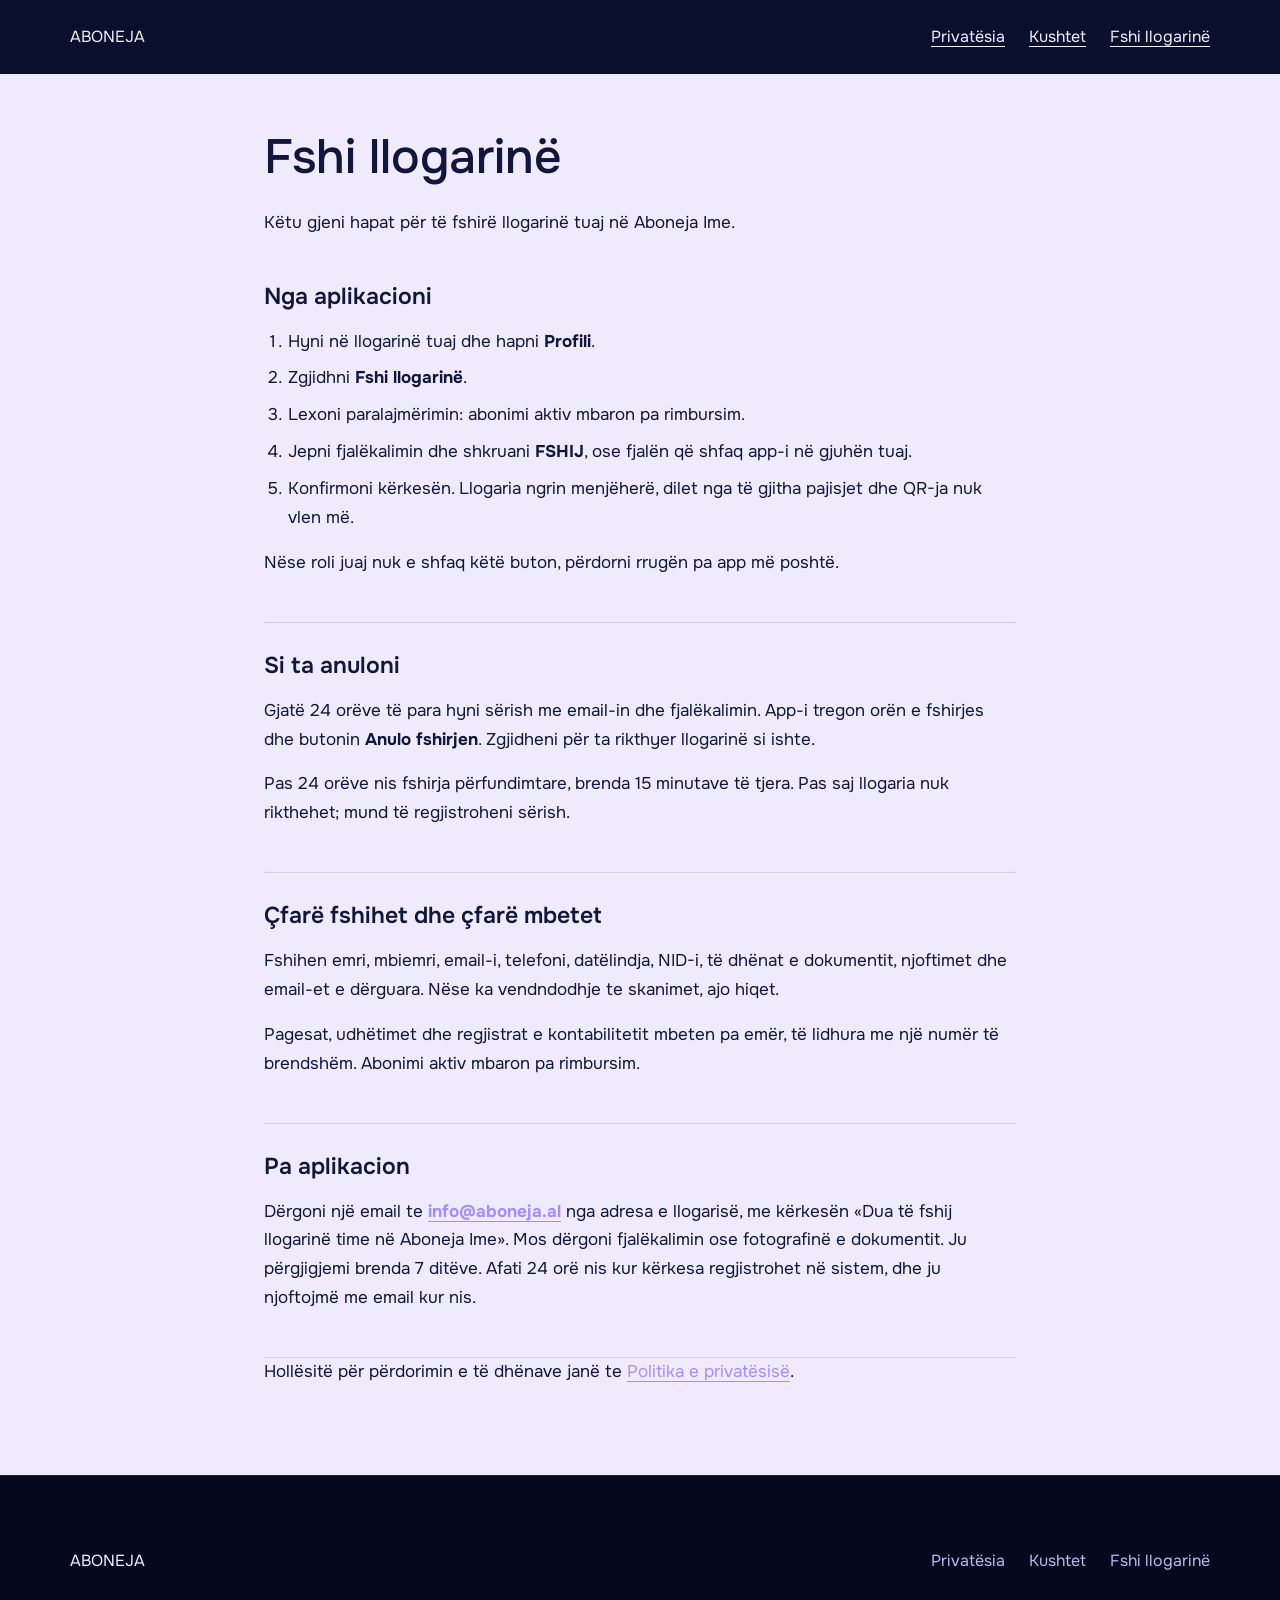
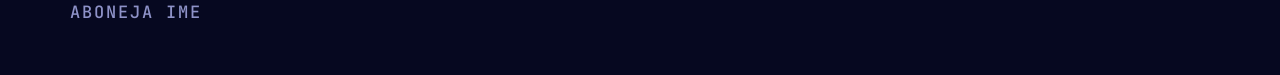
<file: fshi-llogarine/index.html>
<!doctype html>
<html lang="sq">
<head>
<meta charset="utf-8">
<meta name="viewport" content="width=device-width, initial-scale=1">
<meta name="robots" content="noindex, nofollow">
<title>Fshi llogarinë | Aboneja Ime</title>
<meta name="description" content="Si kërkohet dhe anulohet fshirja e llogarisë Aboneja Ime dhe çfarë ndodh me të dhënat.">
<link rel="icon" href="../favicon.svg" type="image/svg+xml">
<link rel="stylesheet" href="../css/site.css">
<link rel="stylesheet" href="../css/dokumentet.css">
</head>
<body class="dokument">
<header class="dokument__kreu"><div class="wrap"><a class="wordmark wordmark--light" href="../">ABONEJA</a><nav class="dokument__nav" aria-label="Dokumentet"><a href="../privatesia/">Privatësia</a><a href="../kushtet/">Kushtet</a><a href="../fshi-llogarine/" aria-current="page">Fshi llogarinë</a></nav></div></header>
<main class="dokument__trupi">
<h1>Fshi llogarinë</h1><p>Këtu gjeni hapat për të fshirë llogarinë tuaj në Aboneja Ime.</p>
<section><h2>Nga aplikacioni</h2><ol><li>Hyni në llogarinë tuaj dhe hapni <strong>Profili</strong>.</li><li>Zgjidhni <strong>Fshi llogarinë</strong>.</li><li>Lexoni paralajmërimin: abonimi aktiv mbaron pa rimbursim.</li><li>Jepni fjalëkalimin dhe shkruani <strong>FSHIJ</strong>, ose fjalën që shfaq app-i në gjuhën tuaj.</li><li>Konfirmoni kërkesën. Llogaria ngrin menjëherë, dilet nga të gjitha pajisjet dhe QR-ja nuk vlen më.</li></ol><p>Nëse roli juaj nuk e shfaq këtë buton, përdorni rrugën pa app më poshtë.</p></section>
<section><h2>Si ta anuloni</h2><p>Gjatë 24 orëve të para hyni sërish me email-in dhe fjalëkalimin. App-i tregon orën e fshirjes dhe butonin <strong>Anulo fshirjen</strong>. Zgjidheni për ta rikthyer llogarinë si ishte.</p><p>Pas 24 orëve nis fshirja përfundimtare, brenda 15 minutave të tjera. Pas saj llogaria nuk rikthehet; mund të regjistroheni sërish.</p></section>
<section><h2>Çfarë fshihet dhe çfarë mbetet</h2><p>Fshihen emri, mbiemri, email-i, telefoni, datëlindja, NID-i, të dhënat e dokumentit, njoftimet dhe email-et e dërguara. Nëse ka vendndodhje te skanimet, ajo hiqet.</p><p>Pagesat, udhëtimet dhe regjistrat e kontabilitetit mbeten pa emër, të lidhura me një numër të brendshëm. Abonimi aktiv mbaron pa rimbursim.</p></section>
<section><h2>Pa aplikacion</h2><p>Dërgoni një email te <strong><a href="mailto:info@aboneja.al">info@aboneja.al</a></strong> nga adresa e llogarisë, me kërkesën «Dua të fshij llogarinë time në Aboneja Ime». Mos dërgoni fjalëkalimin ose fotografinë e dokumentit. Ju përgjigjemi brenda 7 ditëve. Afati 24 orë nis kur kërkesa regjistrohet në sistem, dhe ju njoftojmë me email kur nis.</p></section>
<p>Hollësitë për përdorimin e të dhënave janë te <a href="../privatesia/">Politika e privatësisë</a>.</p>
</main>
<footer class="footer"><div class="wrap footer__inner"><a class="wordmark wordmark--light" href="../">ABONEJA</a><nav class="footer__nav" aria-label="Fundi"><a href="../privatesia/">Privatësia</a><a href="../kushtet/">Kushtet</a><a href="../fshi-llogarine/">Fshi llogarinë</a></nav><p class="footer__meta">Aboneja Ime</p></div></footer>
</body>
</html>
</file>
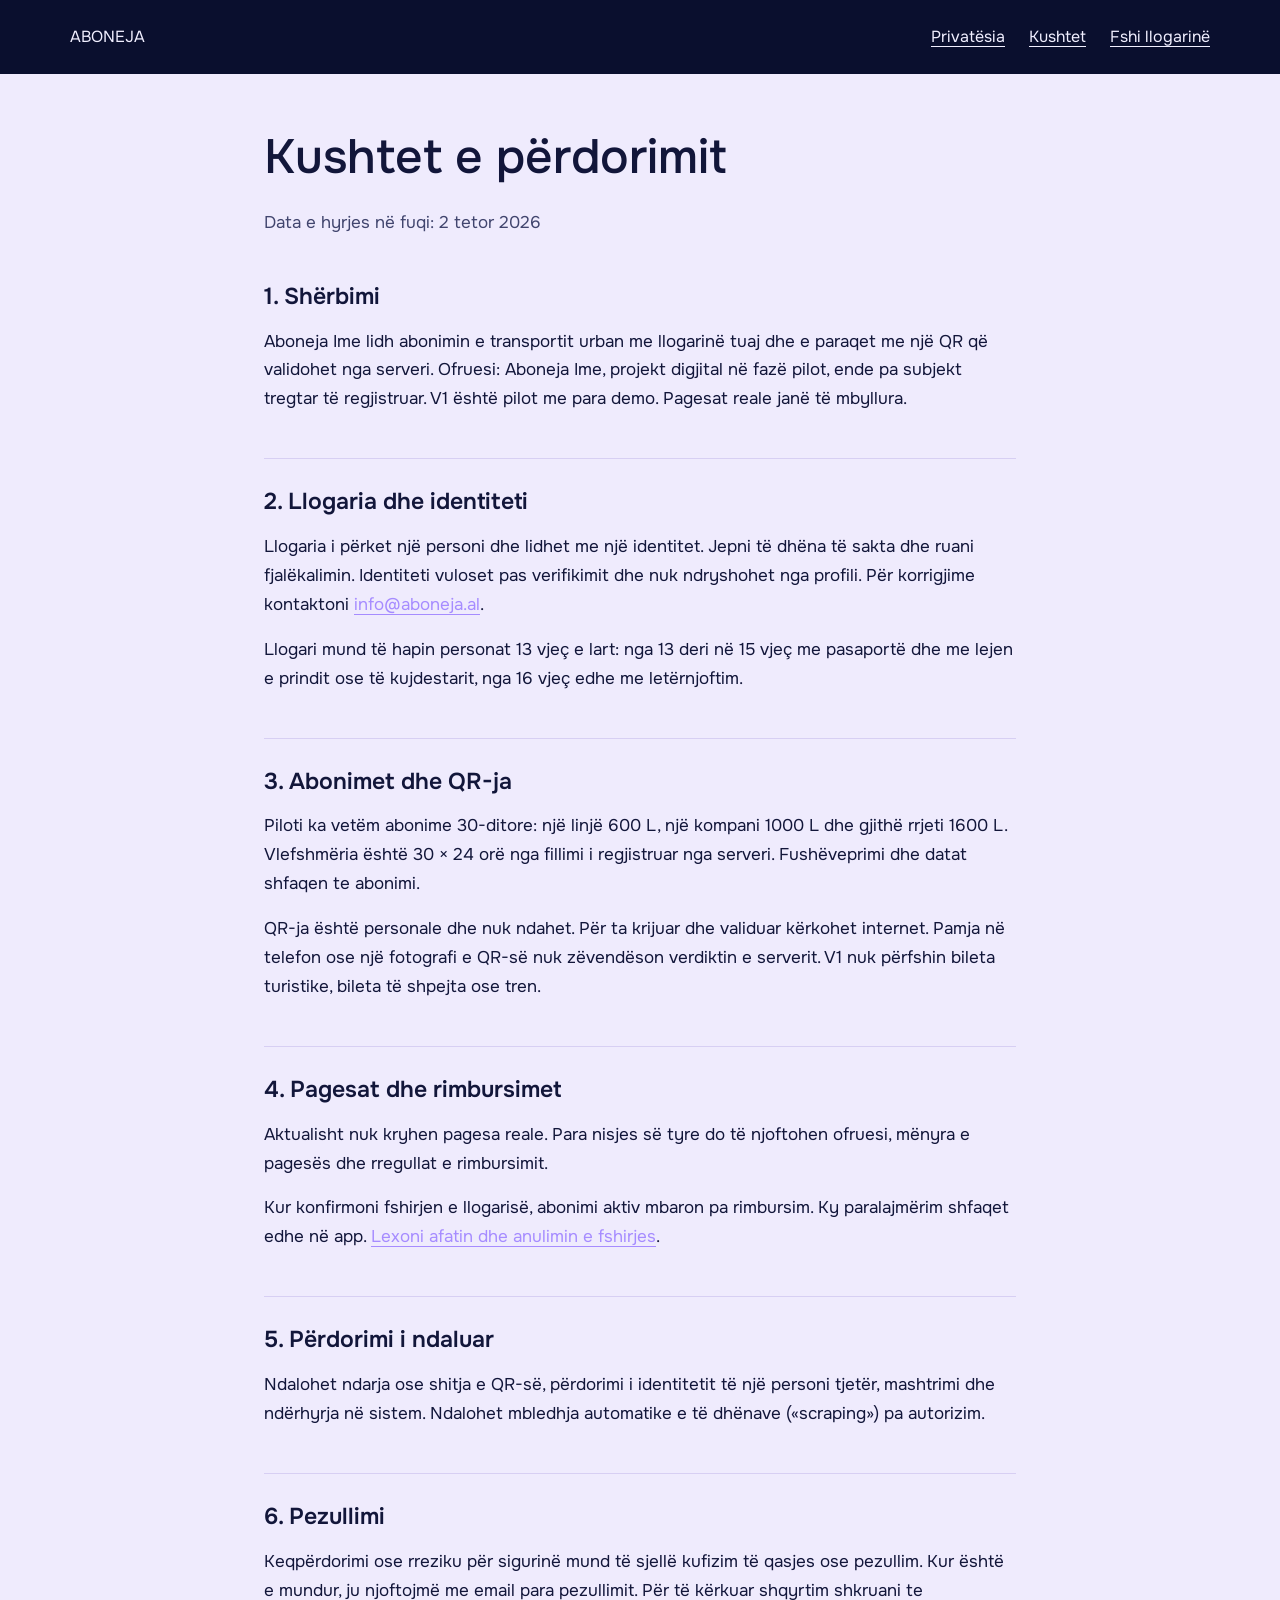
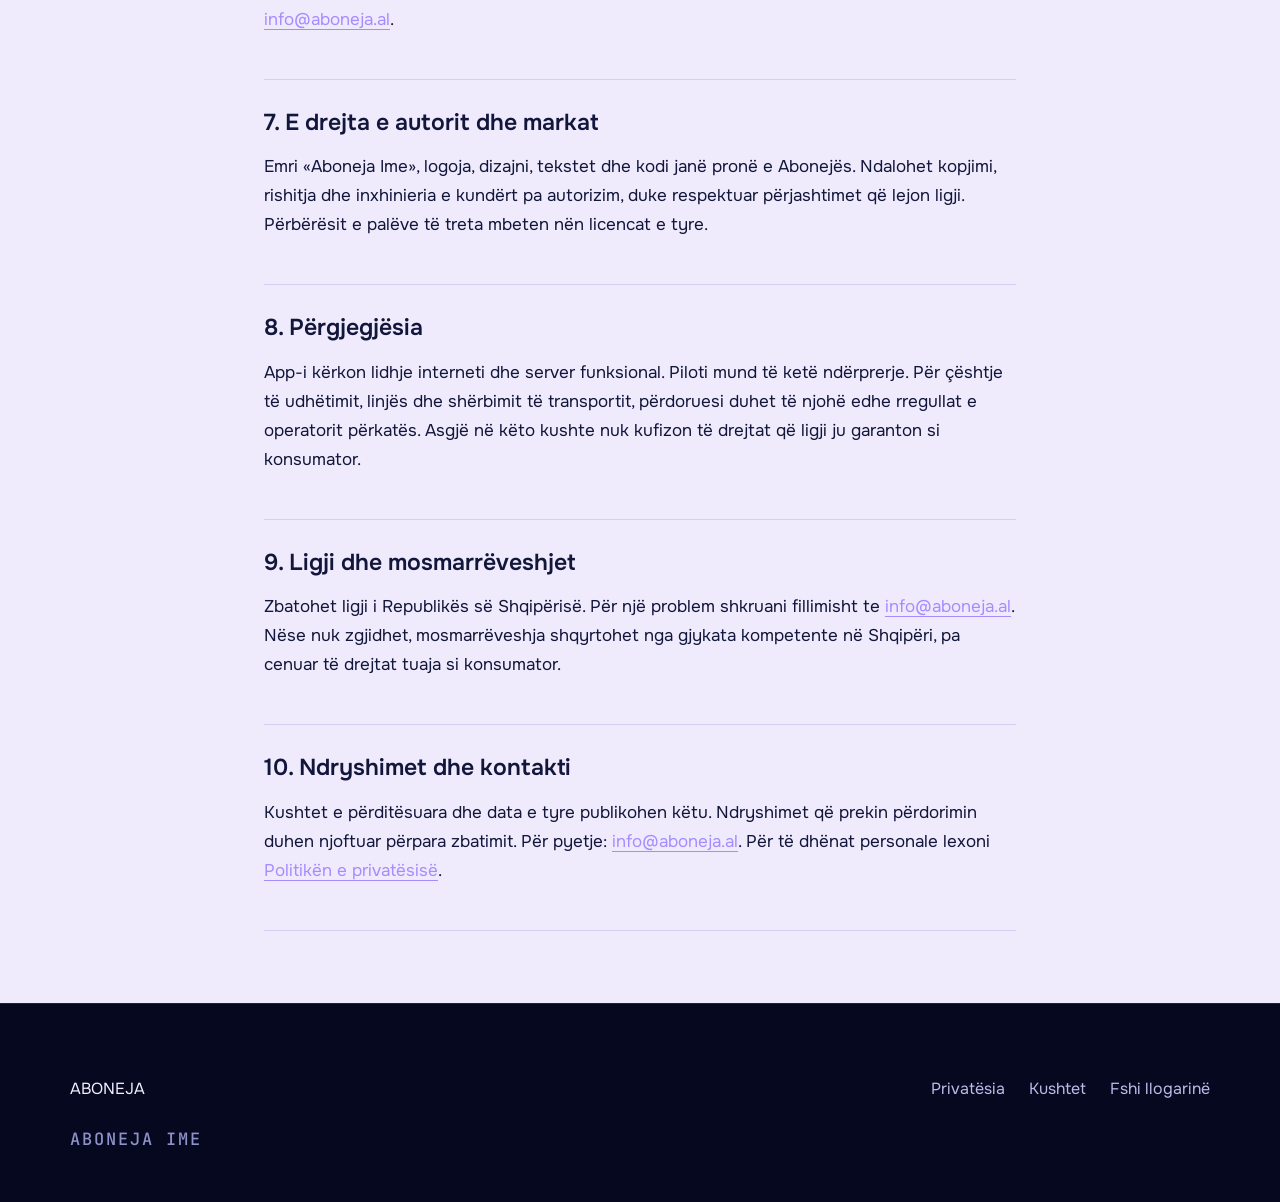
<file: kushtet/index.html>
<!doctype html>
<html lang="sq">
<head>
<meta charset="utf-8">
<meta name="viewport" content="width=device-width, initial-scale=1">
<meta name="robots" content="noindex, nofollow">
<title>Kushtet e përdorimit | Aboneja Ime</title>
<meta name="description" content="Kushtet për llogarinë, abonimet, QR-në dhe përdorimin e Aboneja Ime.">
<link rel="icon" href="../favicon.svg" type="image/svg+xml">
<link rel="stylesheet" href="../css/site.css">
<link rel="stylesheet" href="../css/dokumentet.css">
</head>
<body class="dokument">
<header class="dokument__kreu"><div class="wrap"><a class="wordmark wordmark--light" href="../">ABONEJA</a><nav class="dokument__nav" aria-label="Dokumentet"><a href="../privatesia/">Privatësia</a><a href="../kushtet/" aria-current="page">Kushtet</a><a href="../fshi-llogarine/">Fshi llogarinë</a></nav></div></header>
<main class="dokument__trupi">
<h1>Kushtet e përdorimit</h1><p class="dokument__data">Data e hyrjes në fuqi: 2 tetor 2026</p>
<section><h2>1. Shërbimi</h2><p>Aboneja Ime lidh abonimin e transportit urban me llogarinë tuaj dhe e paraqet me një QR që validohet nga serveri. Ofruesi: Aboneja Ime, projekt digjital në fazë pilot, ende pa subjekt tregtar të regjistruar. V1 është pilot me para demo. Pagesat reale janë të mbyllura.</p></section>
<section><h2>2. Llogaria dhe identiteti</h2><p>Llogaria i përket një personi dhe lidhet me një identitet. Jepni të dhëna të sakta dhe ruani fjalëkalimin. Identiteti vuloset pas verifikimit dhe nuk ndryshohet nga profili. Për korrigjime kontaktoni <a href="mailto:info@aboneja.al">info@aboneja.al</a>.</p><p>Llogari mund të hapin personat 13 vjeç e lart: nga 13 deri në 15 vjeç me pasaportë dhe me lejen e prindit ose të kujdestarit, nga 16 vjeç edhe me letërnjoftim.</p></section>
<section><h2>3. Abonimet dhe QR-ja</h2><p>Piloti ka vetëm abonime 30-ditore: një linjë 600 L, një kompani 1000 L dhe gjithë rrjeti 1600 L. Vlefshmëria është 30 × 24 orë nga fillimi i regjistruar nga serveri. Fushëveprimi dhe datat shfaqen te abonimi.</p><p>QR-ja është personale dhe nuk ndahet. Për ta krijuar dhe validuar kërkohet internet. Pamja në telefon ose një fotografi e QR-së nuk zëvendëson verdiktin e serverit. V1 nuk përfshin bileta turistike, bileta të shpejta ose tren.</p></section>
<section><h2>4. Pagesat dhe rimbursimet</h2><p>Aktualisht nuk kryhen pagesa reale. Para nisjes së tyre do të njoftohen ofruesi, mënyra e pagesës dhe rregullat e rimbursimit.</p><p>Kur konfirmoni fshirjen e llogarisë, abonimi aktiv mbaron pa rimbursim. Ky paralajmërim shfaqet edhe në app. <a href="../fshi-llogarine/">Lexoni afatin dhe anulimin e fshirjes</a>.</p></section>
<section><h2>5. Përdorimi i ndaluar</h2><p>Ndalohet ndarja ose shitja e QR-së, përdorimi i identitetit të një personi tjetër, mashtrimi dhe ndërhyrja në sistem. Ndalohet mbledhja automatike e të dhënave («scraping») pa autorizim.</p></section>
<section><h2>6. Pezullimi</h2><p>Keqpërdorimi ose rreziku për sigurinë mund të sjellë kufizim të qasjes ose pezullim. Kur është e mundur, ju njoftojmë me email para pezullimit. Për të kërkuar shqyrtim shkruani te <a href="mailto:info@aboneja.al">info@aboneja.al</a>.</p></section>
<section><h2>7. E drejta e autorit dhe markat</h2><p>Emri «Aboneja Ime», logoja, dizajni, tekstet dhe kodi janë pronë e Abonejës. Ndalohet kopjimi, rishitja dhe inxhinieria e kundërt pa autorizim, duke respektuar përjashtimet që lejon ligji. Përbërësit e palëve të treta mbeten nën licencat e tyre.</p></section>
<section><h2>8. Përgjegjësia</h2><p>App-i kërkon lidhje interneti dhe server funksional. Piloti mund të ketë ndërprerje. Për çështje të udhëtimit, linjës dhe shërbimit të transportit, përdoruesi duhet të njohë edhe rregullat e operatorit përkatës. Asgjë në këto kushte nuk kufizon të drejtat që ligji ju garanton si konsumator.</p></section>
<section><h2>9. Ligji dhe mosmarrëveshjet</h2><p>Zbatohet ligji i Republikës së Shqipërisë. Për një problem shkruani fillimisht te <a href="mailto:info@aboneja.al">info@aboneja.al</a>. Nëse nuk zgjidhet, mosmarrëveshja shqyrtohet nga gjykata kompetente në Shqipëri, pa cenuar të drejtat tuaja si konsumator.</p></section>
<section><h2>10. Ndryshimet dhe kontakti</h2><p>Kushtet e përditësuara dhe data e tyre publikohen këtu. Ndryshimet që prekin përdorimin duhen njoftuar përpara zbatimit. Për pyetje: <a href="mailto:info@aboneja.al">info@aboneja.al</a>. Për të dhënat personale lexoni <a href="../privatesia/">Politikën e privatësisë</a>.</p></section>
</main>
<footer class="footer"><div class="wrap footer__inner"><a class="wordmark wordmark--light" href="../">ABONEJA</a><nav class="footer__nav" aria-label="Fundi"><a href="../privatesia/">Privatësia</a><a href="../kushtet/">Kushtet</a><a href="../fshi-llogarine/">Fshi llogarinë</a></nav><p class="footer__meta">Aboneja Ime</p></div></footer>
</body>
</html>
</file>
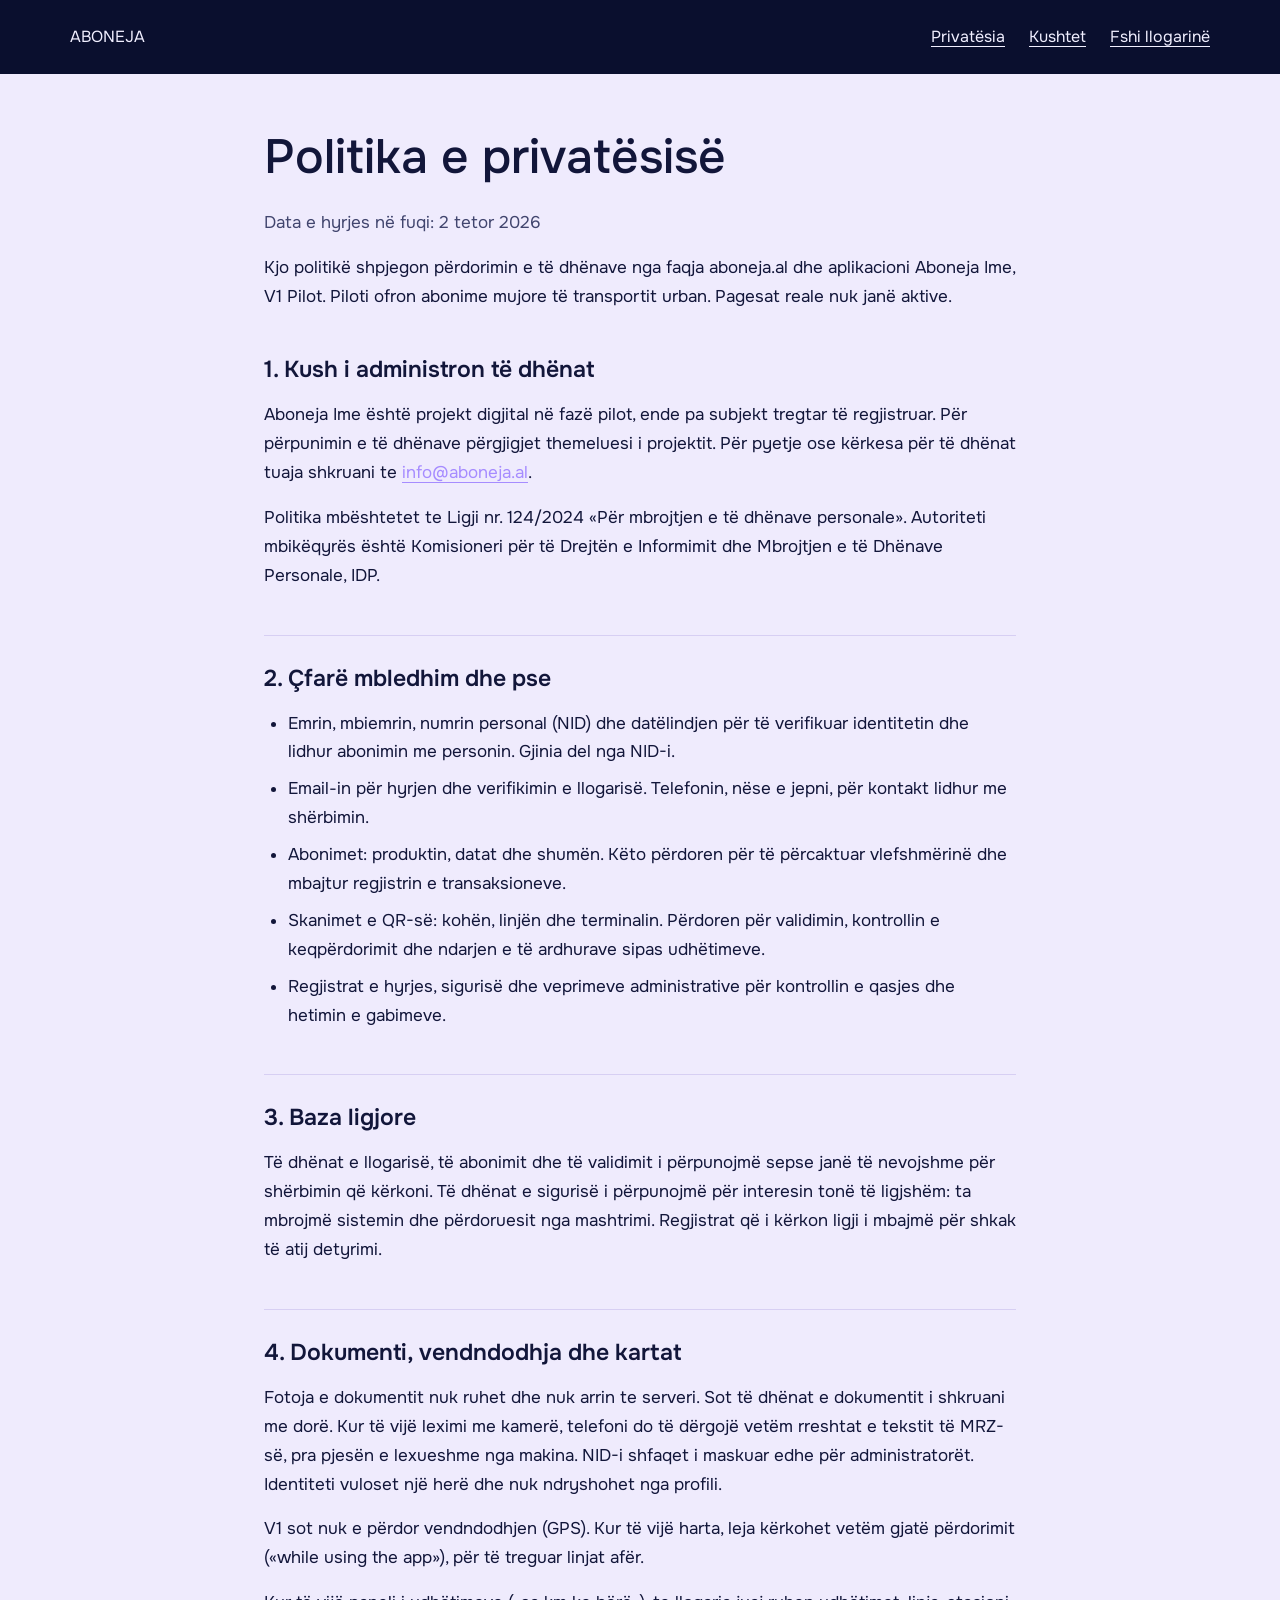
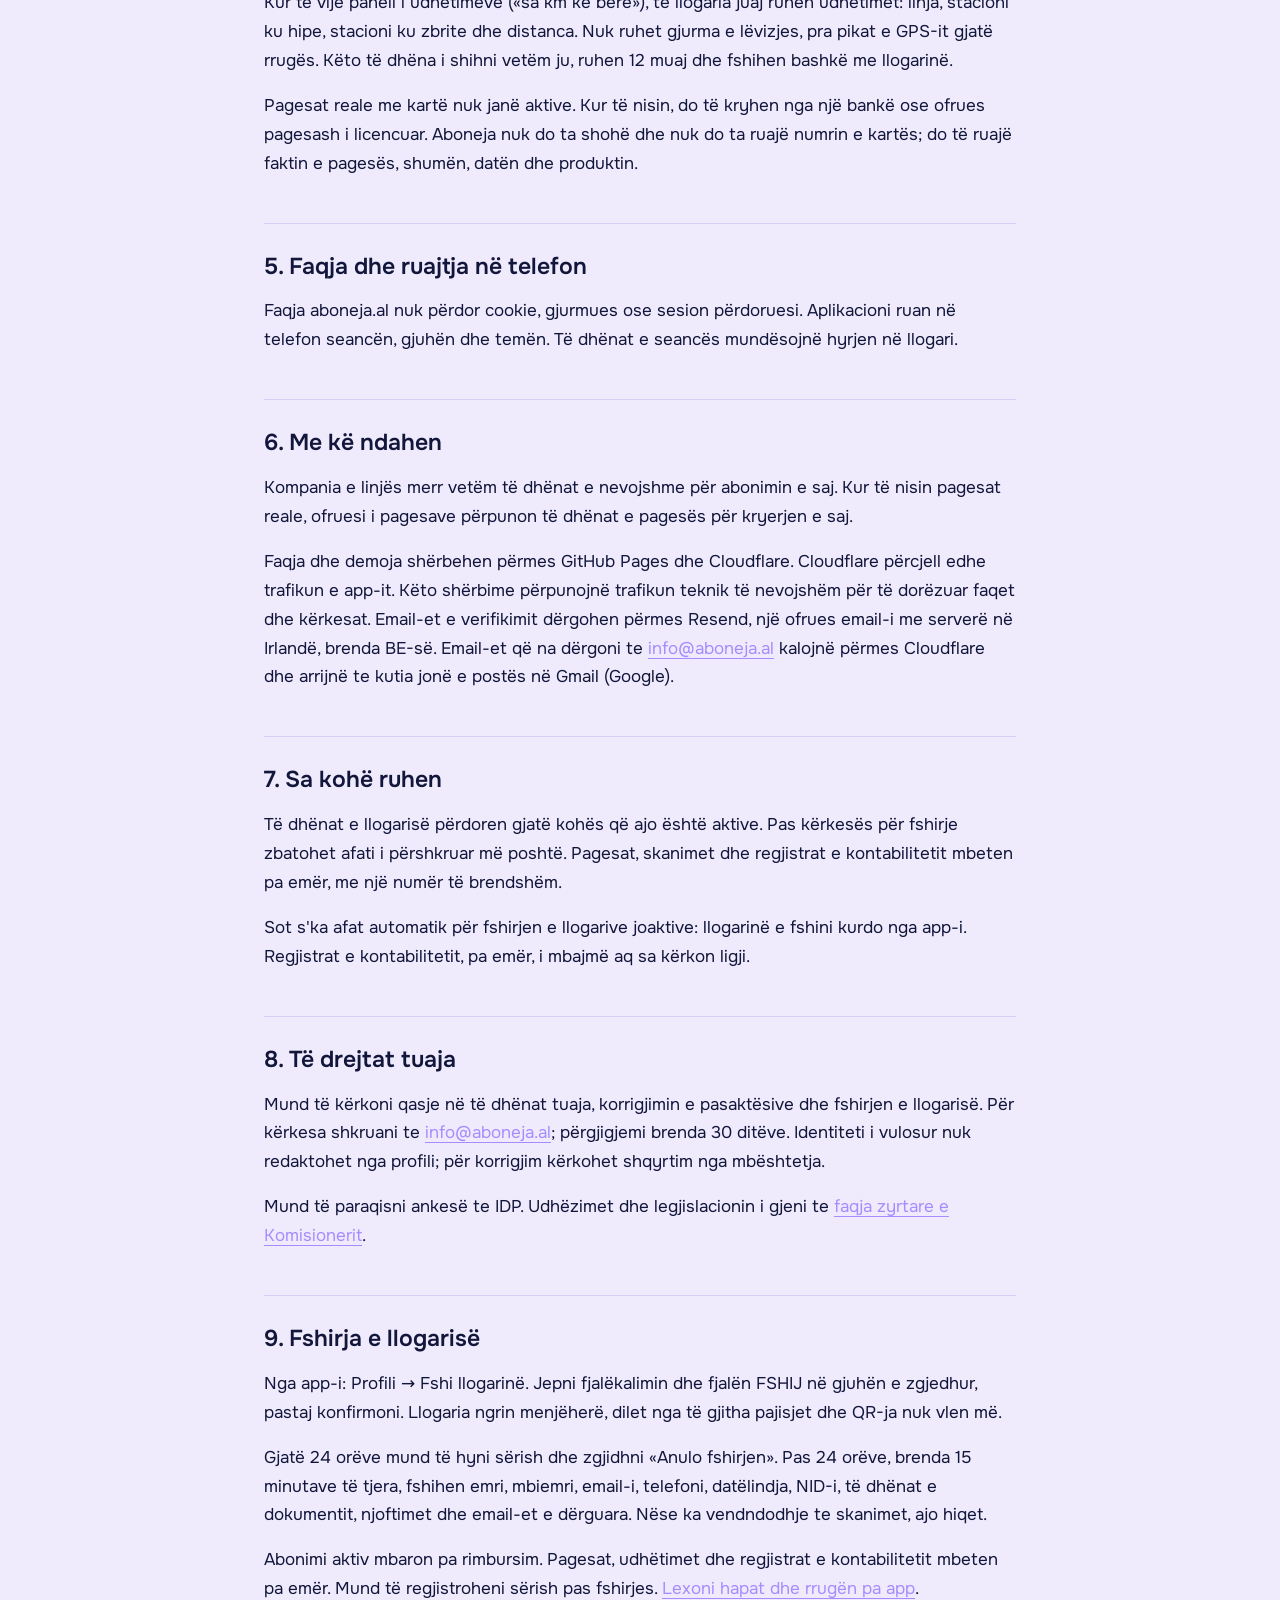
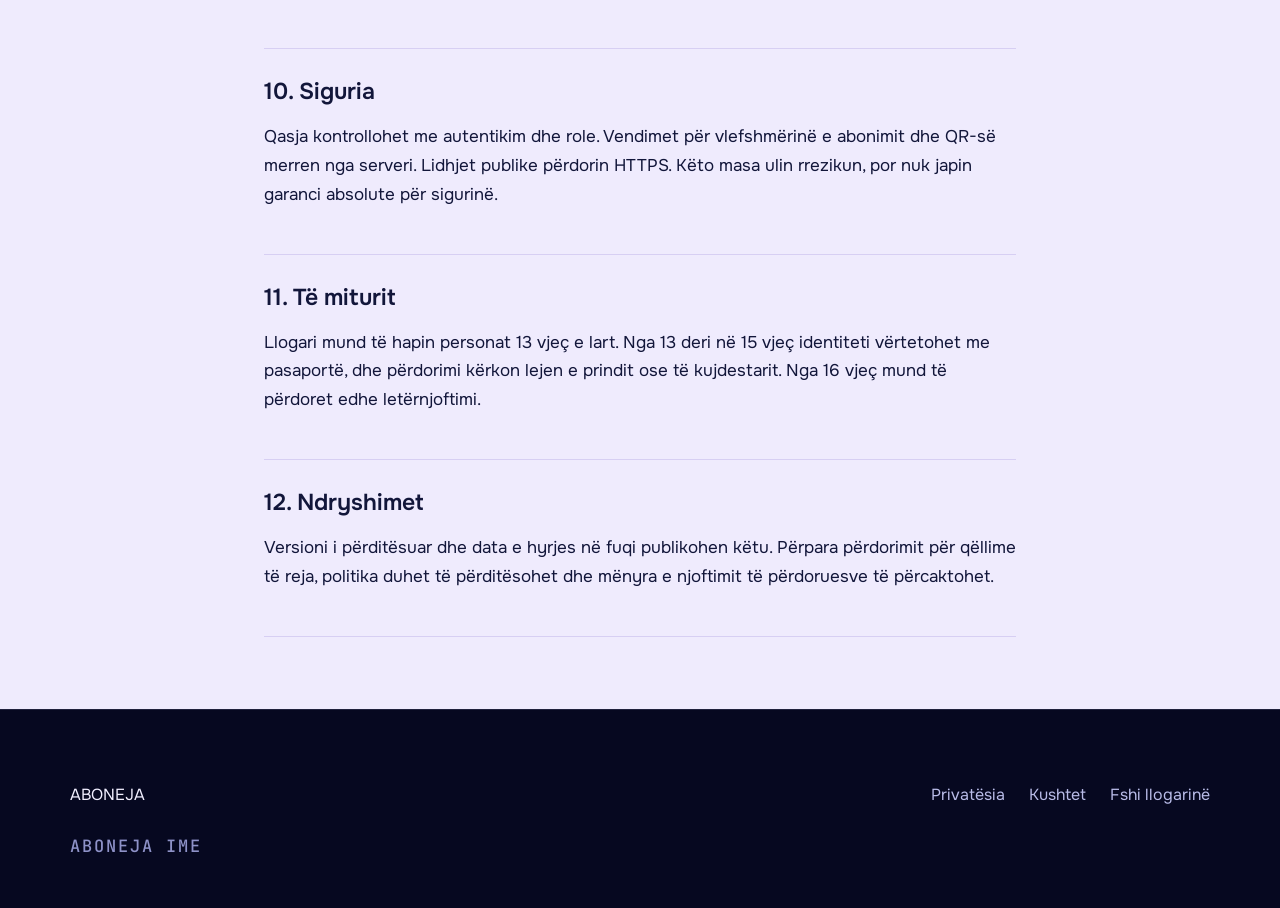
<file: privatesia/index.html>
<!doctype html>
<html lang="sq">
<head>
<meta charset="utf-8">
<meta name="viewport" content="width=device-width, initial-scale=1">
<meta name="robots" content="noindex, nofollow">
<title>Politika e privatësisë | Aboneja Ime</title>
<meta name="description" content="Si përdoren të dhënat në Aboneja Ime, të drejtat tuaja dhe fshirja e llogarisë.">
<link rel="icon" href="../favicon.svg" type="image/svg+xml">
<link rel="stylesheet" href="../css/site.css">
<link rel="stylesheet" href="../css/dokumentet.css">
</head>
<body class="dokument">
<header class="dokument__kreu"><div class="wrap"><a class="wordmark wordmark--light" href="../">ABONEJA</a><nav class="dokument__nav" aria-label="Dokumentet"><a href="../privatesia/" aria-current="page">Privatësia</a><a href="../kushtet/">Kushtet</a><a href="../fshi-llogarine/">Fshi llogarinë</a></nav></div></header>
<main class="dokument__trupi">
<h1>Politika e privatësisë</h1>
<p class="dokument__data">Data e hyrjes në fuqi: 2 tetor 2026</p>

<p>Kjo politikë shpjegon përdorimin e të dhënave nga faqja aboneja.al dhe aplikacioni Aboneja Ime, V1 Pilot. Piloti ofron abonime mujore të transportit urban. Pagesat reale nuk janë aktive.</p>
<section><h2>1. Kush i administron të dhënat</h2><p>Aboneja Ime është projekt digjital në fazë pilot, ende pa subjekt tregtar të regjistruar. Për përpunimin e të dhënave përgjigjet themeluesi i projektit. Për pyetje ose kërkesa për të dhënat tuaja shkruani te <a href="mailto:info@aboneja.al">info@aboneja.al</a>.</p><p>Politika mbështetet te Ligji nr. 124/2024 «Për mbrojtjen e të dhënave personale». Autoriteti mbikëqyrës është Komisioneri për të Drejtën e Informimit dhe Mbrojtjen e të Dhënave Personale, IDP.</p></section>
<section><h2>2. Çfarë mbledhim dhe pse</h2><ul><li>Emrin, mbiemrin, numrin personal (NID) dhe datëlindjen për të verifikuar identitetin dhe lidhur abonimin me personin. Gjinia del nga NID-i.</li><li>Email-in për hyrjen dhe verifikimin e llogarisë. Telefonin, nëse e jepni, për kontakt lidhur me shërbimin.</li><li>Abonimet: produktin, datat dhe shumën. Këto përdoren për të përcaktuar vlefshmërinë dhe mbajtur regjistrin e transaksioneve.</li><li>Skanimet e QR-së: kohën, linjën dhe terminalin. Përdoren për validimin, kontrollin e keqpërdorimit dhe ndarjen e të ardhurave sipas udhëtimeve.</li><li>Regjistrat e hyrjes, sigurisë dhe veprimeve administrative për kontrollin e qasjes dhe hetimin e gabimeve.</li></ul></section>
<section><h2>3. Baza ligjore</h2><p>Të dhënat e llogarisë, të abonimit dhe të validimit i përpunojmë sepse janë të nevojshme për shërbimin që kërkoni. Të dhënat e sigurisë i përpunojmë për interesin tonë të ligjshëm: ta mbrojmë sistemin dhe përdoruesit nga mashtrimi. Regjistrat që i kërkon ligji i mbajmë për shkak të atij detyrimi.</p></section>
<section><h2>4. Dokumenti, vendndodhja dhe kartat</h2><p>Fotoja e dokumentit nuk ruhet dhe nuk arrin te serveri. Sot të dhënat e dokumentit i shkruani me dorë. Kur të vijë leximi me kamerë, telefoni do të dërgojë vetëm rreshtat e tekstit të MRZ-së, pra pjesën e lexueshme nga makina. NID-i shfaqet i maskuar edhe për administratorët. Identiteti vuloset një herë dhe nuk ndryshohet nga profili.</p><p>V1 sot nuk e përdor vendndodhjen (GPS). Kur të vijë harta, leja kërkohet vetëm gjatë përdorimit («while using the app»), për të treguar linjat afër.</p><p>Kur të vijë paneli i udhëtimeve («sa km ke bërë»), te llogaria juaj ruhen udhëtimet: linja, stacioni ku hipe, stacioni ku zbrite dhe distanca. Nuk ruhet gjurma e lëvizjes, pra pikat e GPS-it gjatë rrugës. Këto të dhëna i shihni vetëm ju, ruhen 12 muaj dhe fshihen bashkë me llogarinë.</p><p>Pagesat reale me kartë nuk janë aktive. Kur të nisin, do të kryhen nga një bankë ose ofrues pagesash i licencuar. Aboneja nuk do ta shohë dhe nuk do ta ruajë numrin e kartës; do të ruajë faktin e pagesës, shumën, datën dhe produktin.</p></section>
<section><h2>5. Faqja dhe ruajtja në telefon</h2><p>Faqja aboneja.al nuk përdor cookie, gjurmues ose sesion përdoruesi. Aplikacioni ruan në telefon seancën, gjuhën dhe temën. Të dhënat e seancës mundësojnë hyrjen në llogari.</p></section>
<section><h2>6. Me kë ndahen</h2><p>Kompania e linjës merr vetëm të dhënat e nevojshme për abonimin e saj. Kur të nisin pagesat reale, ofruesi i pagesave përpunon të dhënat e pagesës për kryerjen e saj.</p><p>Faqja dhe demoja shërbehen përmes GitHub Pages dhe Cloudflare. Cloudflare përcjell edhe trafikun e app-it. Këto shërbime përpunojnë trafikun teknik të nevojshëm për të dorëzuar faqet dhe kërkesat. Email-et e verifikimit dërgohen përmes Resend, një ofrues email-i me serverë në Irlandë, brenda BE-së. Email-et që na dërgoni te <a href="mailto:info@aboneja.al">info@aboneja.al</a> kalojnë përmes Cloudflare dhe arrijnë te kutia jonë e postës në Gmail (Google).</p></section>
<section><h2>7. Sa kohë ruhen</h2><p>Të dhënat e llogarisë përdoren gjatë kohës që ajo është aktive. Pas kërkesës për fshirje zbatohet afati i përshkruar më poshtë. Pagesat, skanimet dhe regjistrat e kontabilitetit mbeten pa emër, me një numër të brendshëm.</p><p>Sot s'ka afat automatik për fshirjen e llogarive joaktive: llogarinë e fshini kurdo nga app-i. Regjistrat e kontabilitetit, pa emër, i mbajmë aq sa kërkon ligji.</p></section>
<section><h2>8. Të drejtat tuaja</h2><p>Mund të kërkoni qasje në të dhënat tuaja, korrigjimin e pasaktësive dhe fshirjen e llogarisë. Për kërkesa shkruani te <a href="mailto:info@aboneja.al">info@aboneja.al</a>; përgjigjemi brenda 30 ditëve. Identiteti i vulosur nuk redaktohet nga profili; për korrigjim kërkohet shqyrtim nga mbështetja.</p><p>Mund të paraqisni ankesë te IDP. Udhëzimet dhe legjislacionin i gjeni te <a href="https://idp.al/mbrojtja/">faqja zyrtare e Komisionerit</a>.</p></section>
<section><h2>9. Fshirja e llogarisë</h2><p>Nga app-i: Profili → Fshi llogarinë. Jepni fjalëkalimin dhe fjalën FSHIJ në gjuhën e zgjedhur, pastaj konfirmoni. Llogaria ngrin menjëherë, dilet nga të gjitha pajisjet dhe QR-ja nuk vlen më.</p><p>Gjatë 24 orëve mund të hyni sërish dhe zgjidhni «Anulo fshirjen». Pas 24 orëve, brenda 15 minutave të tjera, fshihen emri, mbiemri, email-i, telefoni, datëlindja, NID-i, të dhënat e dokumentit, njoftimet dhe email-et e dërguara. Nëse ka vendndodhje te skanimet, ajo hiqet.</p><p>Abonimi aktiv mbaron pa rimbursim. Pagesat, udhëtimet dhe regjistrat e kontabilitetit mbeten pa emër. Mund të regjistroheni sërish pas fshirjes. <a href="../fshi-llogarine/">Lexoni hapat dhe rrugën pa app</a>.</p></section>
<section><h2>10. Siguria</h2><p>Qasja kontrollohet me autentikim dhe role. Vendimet për vlefshmërinë e abonimit dhe QR-së merren nga serveri. Lidhjet publike përdorin HTTPS. Këto masa ulin rrezikun, por nuk japin garanci absolute për sigurinë.</p></section>
<section><h2>11. Të miturit</h2><p>Llogari mund të hapin personat 13 vjeç e lart. Nga 13 deri në 15 vjeç identiteti vërtetohet me pasaportë, dhe përdorimi kërkon lejen e prindit ose të kujdestarit. Nga 16 vjeç mund të përdoret edhe letërnjoftimi.</p></section>
<section><h2>12. Ndryshimet</h2><p>Versioni i përditësuar dhe data e hyrjes në fuqi publikohen këtu. Përpara përdorimit për qëllime të reja, politika duhet të përditësohet dhe mënyra e njoftimit të përdoruesve të përcaktohet.</p></section>
</main>
<footer class="footer"><div class="wrap footer__inner"><a class="wordmark wordmark--light" href="../">ABONEJA</a><nav class="footer__nav" aria-label="Fundi"><a href="../privatesia/">Privatësia</a><a href="../kushtet/">Kushtet</a><a href="../fshi-llogarine/">Fshi llogarinë</a></nav><p class="footer__meta">Aboneja Ime</p></div></footer>
</body>
</html>
</file>
<file: css/site.css>
/* ══════════════════════════════════════════════════════════════════════════
   ABONEJA — website publik
   «Rrjeti ndizet»: qyteti natën, linjat që ndizen, një kod që verifikohet në çast.

   Tri fytyra të Abonejës, secila për audiencën e vet:
     website        emocional, i pastër, për qytetarin      ← ky skedar
     Admin Console  racional, i dendur, për biznesin
     Kabina         futuriste, teknike, për makinën

   Identiteti (26 shtator 2026 — kthim te origjina): nata navy është struktura,
   vjollca është atmosfera, bluja elektrike është veprimi, lejla është drita e
   kapitujve të çelët. Rozë = vetëm pulsi i QR-së.

   Shkronjat — tri role, asnjë i katërt:
     Anybody, e zgjeruar, KAPITALE   VETËM marka ABONEJA (kreu, hyrja, fundi): shkronja e gjetur
     Onest                           titujt (520, fjali normale) dhe teksti — një familje, harmoni
     JetBrains Mono                  stacionet (01 / …), numrat e vegjël
   26 shtator: titujt me kapitale të zgjeruara «të vrisnin sytë» — u kthyen në fjali normale.
   27 shtator: 650 në 70 px zinte 24 % të ekranit dhe «ë»-të rëndonin — 520, një shkallë më poshtë
   (hero 56, kapitujt 42 në desktop); nëntitujt 600. Krahasuar me Overpass, Barlow, Anybody të ngushtë.

   Lëvizja: një moment i orkestruar (hyrja), pastaj vetëm lëvizje që thotë diçka —
   linja që mbushet kur zbret faqen, butoni që i përgjigjet dorës.
   RREGULL: asnjë ngjyrë jashtë :root. Kohët e hyrjes: vetëm te :root.
   ══════════════════════════════════════════════════════════════════════════ */

@font-face { font-family: "Anybody"; src: url("../fonts/anybody.woff2") format("woff2"); font-weight: 100 900; font-stretch: 50% 150%; font-style: normal; font-display: swap; }
/* I njëjti skedar, pa ndërrim: «ABONEJA» e hyrjes pret shkronjën e vet në vend që të dalë me një tjetër. */
@font-face { font-family: "Anybody Hyrja"; src: url("../fonts/anybody.woff2") format("woff2"); font-weight: 100 900; font-stretch: 50% 150%; font-style: normal; font-display: block; }
@font-face { font-family: "Onest"; src: url("../fonts/onest.woff2") format("woff2"); font-weight: 100 900; font-style: normal; font-display: swap; }
@font-face { font-family: "JetBrains Mono"; src: url("../fonts/jetbrains-mono.woff2") format("woff2"); font-weight: 400 600; font-style: normal; font-display: swap; }

:root {
  /* Nata — struktura */
  --nata: #060820;
  --midnight: #0A0F2E;
  --midnight-2: #10164A;
  --midnight-3: #1B2463;
  /* Vjollca — atmosfera */
  --violet-deep: #2E1A8F;
  --indigo: #4B3FD8;
  --violet: #7B5CFA;
  --violet-bright: #A68CFF;
  --lavender: #CFC6FF;
  --lavender-soft: #E7E3FA;
  /* Lejla — drita e kapitujve të çelët */
  --lejla: #EFEBFD;
  --lejla-2: #E3DCFA;
  --white: #FFFFFF;
  /* Bluja elektrike — veprimi */
  --electric: #2F6BFF;
  --electric-bright: #5B8CFF;
  --electric-deep: #1F4FD6;
  /* Rozë — vetëm pulsi i QR-së */
  --pink: #FF4F9A;
  /* Boja mbi lejla */
  --ink: #12163A;
  --ink-2: #41456E;
  --ink-3: #585D8A;
  --line: #D7CFF3;
  --line-strong: #BCAFEC;
  /* Teksti mbi natë */
  --on-night: #F1EFFF;
  --on-night-2: #B9BCE8;
  --on-night-3: #8E92C8;
  /* Dritat e mjedisit: gradientë si ndriçim, jo dekor i ngjitur mbi përbërës */
  --night-line: rgba(207, 198, 255, .13);
  --night-line-2: rgba(207, 198, 255, .26);
  --night-glass: rgba(255, 255, 255, .045);
  --glass-strong: rgba(255, 255, 255, .08);
  --glass-edge: rgba(255, 255, 255, .14);
  --glass-edge-strong: rgba(255, 255, 255, .32);
  --topbar-glass: rgba(7, 10, 34, .74);
  --halo-violet: rgba(123, 92, 250, .30);
  --halo-violet-soft: rgba(123, 92, 250, .15);
  --halo-deep: rgba(76, 44, 222, .42);
  --halo-blue: rgba(47, 107, 255, .24);
  --halo-pink: rgba(255, 79, 154, .18);
  --halo-lejla: rgba(166, 140, 255, .30);
  --glow-electric: rgba(91, 140, 255, .60);
  --glow-violet: rgba(166, 140, 255, .60);
  --sheen: rgba(255, 255, 255, .26);
  --rruga: rgba(123, 92, 250, .34);
  --shadow-soft: 0 1px 2px rgba(18, 22, 58, .06), 0 12px 32px -18px rgba(18, 22, 58, .30);
  --shadow-lift: 0 2px 4px rgba(18, 22, 58, .08), 0 24px 48px -22px rgba(75, 63, 216, .55);
  --shadow-btn: 0 12px 30px -12px rgba(47, 107, 255, .80);
  --shadow-btn-hover: 0 18px 40px -12px rgba(91, 140, 255, .95);
  --focus: 0 0 0 3px var(--white), 0 0 0 5px var(--electric);
  --focus-night: 0 0 0 3px var(--midnight), 0 0 0 5px var(--electric-bright);
  --maska: #000;
  /* Gjendjet e funksionaliteteve mbi natë — «Pse u krijua», 23 shtator 2026 */
  --state-ready: #6EE7B7;
  --state-pilot: #FCD34D;
  --state-dev: #C4B5FD;

  --font-display: "Anybody", "Arial Black", "Segoe UI Variable Display", system-ui, sans-serif;
  --font-titujt: "Onest", "Segoe UI Variable Display", "SF Pro Display", Roboto, system-ui, sans-serif;
  --font-text: "Onest", "Segoe UI Variable Text", "SF Pro Text", Roboto, system-ui, sans-serif;
  --font-mono: "JetBrains Mono", ui-monospace, "Cascadia Mono", Consolas, monospace;

  /* Shkalla klasike e Bringhurst-it, në pikselë të plotë */
  --t-xs: 12px;
  --t-sm: 14px;
  --t-md: 16px;
  --t-lg: 18px;
  --t-xl: 22px;
  --t-2xl: 28px;
  --t-3xl: 36px;
  --t-4xl: 48px;
  --t-5xl: 60px;
  --t-6xl: 84px;

  --s-1: 4px;
  --s-2: 8px;
  --s-3: 12px;
  --s-4: 16px;
  --s-5: 24px;
  --s-6: 32px;
  --s-7: 48px;
  --s-8: 72px;
  --s-9: 104px;

  --r-sm: 8px;
  --r-md: 14px;
  --r-lg: 22px;
  --r-full: 999px;

  --wrap: 1140px;
  --gutter: 20px;
  --topbar-h: 64px;
  --rruga-x: 44px;

  /* Lëvizja — një kurbë nënshkrim, tri kohëzgjatje */
  --ease: cubic-bezier(.2, .7, .2, 1);
  --ease-in: cubic-bezier(.4, 0, 1, 1);
  --ease-io: cubic-bezier(.65, 0, .35, 1);
  --ease-kyc: cubic-bezier(.16, 1, .3, 1);
  --ease-suste: cubic-bezier(.34, 1.4, .64, 1);
  --d-shpejt: .16s;
  --d-mes: .42s;
  --d-ngadale: .9s;

  /* ── Kohët e hyrjes — burimi i vetëm ────────────────────────────────────────
     26 shtator: 6,7 s, momenti te 1,37 s. 27 shtator (Irdi): hyrja zgjatet në 13,8 s — demoja mbetet 6,7.
     1 tetor (Irdi: «pak e mërzitshme»): 10,2 s. Hapja deri te momenti dhe identiteti s'preket; tri linjat
     vizatohen me kaskadë (0,45 s larg njëra-tjetrës, jo 1,6 s) dhe QR-ja vjen pa pritje.
     Çdo vonesë e hyrjes nis nga njëra prej këtyre rrahjeve. */
  --h-totali: 10.2s;       /* nga vizatimi i parë te faqja */
  --h-thellesia: .4s;      /* linjat e largëta dalin */
  --h-marka: .92s;         /* shkronjat nisin të mblidhen */
  --h-momenti: 1.37s;      /* «ABONEJA» kyçet dhe skanohet */
  --h-identiteti: 2s;      /* marka ngjitet si kamerë; motoja */
  --h-linja: 2.45s;        /* «Një linjë» */
  --h-kompania: 2.9s;      /* «Një kompani» */
  --h-rrjeti: 3.35s;       /* «Gjithë rrjeti» — edhe linjat e largëta ndizen */
  --h-qr: 4.3s;            /* QR-ja del me sustë te nyja */
  --h-kulmi: 5.5s;         /* mjetet drejt QR-së, drita në maksimum */
  --h-verdikti: 7.5s;      /* serveri vendos: «E vlefshme», QR-ja ndizet, pulsi */
  --h-kalimi: 9s;          /* skena tërhiqet */
  --h-perdja: 9.55s;       /* perdja ngrihet me gjithë skenën dhe mbaron te --h-totali */
}

/* Susta e vërtetë (tejkalim ~6 %, qetësim i butë) aty ku shfletuesi njeh linear(); ndryshe mbetet kurba më sipër. */
@supports (transition-timing-function: linear(0, 1)) {
  :root { --ease-suste: linear(0, .02 1.5%, .09 3.5%, .3 7%, .62 12%, .86 17%, .98 21.5%, 1.045 26%, 1.062 30%, 1.055 34.5%, 1.03 41%, 1.005 50%, .995 58%, .996 68%, 1 80%, 1); }
}

/* ══ Bazat ════════════════════════════════════════════════════════════════ */
*, *::before, *::after { box-sizing: border-box; }
html { scroll-behavior: smooth; scroll-padding-top: calc(var(--topbar-h) + var(--s-4)); -webkit-text-size-adjust: 100%; background: var(--midnight); }
body {
  margin: 0; background: var(--midnight); color: var(--on-night);
  font: 400 var(--t-md)/1.6 var(--font-text);
  -webkit-font-smoothing: antialiased; text-rendering: optimizeLegibility;
}
img, svg { display: block; max-width: 100%; }
a { color: var(--violet-bright); text-underline-offset: 3px; }
h1, h2, h3 { margin: 0; color: inherit; }
h1, h2 { font-family: var(--font-titujt); }
h3 { font-family: var(--font-text); }
p { margin: 0; }
::selection { background: var(--violet); color: var(--white); }
[hidden] { display: none !important; }
:focus-visible { outline: none; box-shadow: var(--focus-night); border-radius: var(--r-sm); }
.section--lejla :focus-visible { box-shadow: var(--focus); }
.sr-only { position: absolute; width: 1px; height: 1px; overflow: hidden; clip: rect(0 0 0 0); white-space: nowrap; }
.skip { position: absolute; left: var(--s-4); top: -60px; z-index: 100; padding: var(--s-2) var(--s-4); background: var(--white); color: var(--ink); border-radius: var(--r-sm); }
.skip:focus { top: var(--s-3); }

.wrap { width: 100%; max-width: calc(var(--wrap) + 2 * var(--gutter)); margin: 0 auto; padding: 0 var(--gutter); }

/* Ngjyrat e gradientëve SVG vijnë nga këtu, jo nga atributet e HTML-së. */
.ngj-vjollce-thelle { stop-color: var(--violet-deep); }
.ngj-vjollce { stop-color: var(--violet); }
.ngj-elektrik { stop-color: var(--electric); }
.ngj-elektrik-drite { stop-color: var(--electric-bright); }

/* ══ Butonat — i përgjigjen dorës: ngrihen pak, ndizen, shtypen ═══════════ */
.btn {
  position: relative; isolation: isolate; overflow: hidden;
  display: inline-flex; align-items: center; justify-content: center; gap: var(--s-2);
  min-height: 48px; padding: 0 var(--s-5); border-radius: var(--r-full);
  border: 1px solid transparent; font: 600 var(--t-md)/1 var(--font-text); letter-spacing: .005em; text-decoration: none; cursor: pointer;
  transition: transform var(--d-shpejt) var(--ease), background-color .2s var(--ease), box-shadow .2s var(--ease), border-color .2s var(--ease), color .2s var(--ease);
}
.btn:hover { transform: translateY(-1px); }
.btn:active { transform: translateY(0) scale(.98); transition-duration: 80ms; }
.btn--primary {
  color: var(--white);
  background: linear-gradient(135deg, var(--electric-bright), var(--electric) 48%, var(--indigo));
  box-shadow: var(--shadow-btn);
}
/* Një shkëlqim i vetëm kalon mbi butonin kryesor kur i afrohesh — jo animacion në pritje. */
.btn--primary::after {
  content: ""; position: absolute; inset: 0; z-index: -1;
  background: linear-gradient(105deg, transparent 30%, var(--sheen) 50%, transparent 70%);
  transform: translateX(-120%); transition: transform .7s var(--ease);
}
.btn--primary:hover { box-shadow: var(--shadow-btn-hover); }
.btn--primary:hover::after { transform: translateX(120%); }
.btn--ghost-light { border-color: var(--night-line-2); color: var(--on-night); background: var(--night-glass); }
.btn--ghost-light:hover { border-color: var(--violet-bright); background: var(--glass-strong); }
.btn--quiet-light { color: var(--on-night-2); padding: 0 var(--s-3); }
.btn--quiet-light:hover { color: var(--on-night); }
.btn--light { background: var(--white); color: var(--midnight); }
.btn--light:hover { background: var(--lavender); }
.btn--small { min-height: 38px; padding: 0 var(--s-4); font-size: var(--t-sm); }
.btn[aria-disabled="true"] { opacity: .6; cursor: default; pointer-events: none; }

/* Lidhjet në tekst: vija rritet nga e majta te kalimi i miut. */
.prose a, .contact__text a, .footer__nav a {
  text-decoration: none;
  background: linear-gradient(currentColor, currentColor) no-repeat 0 100% / 0% 1px;
  transition: background-size .3s var(--ease), color .2s var(--ease);
}
.prose a:hover, .contact__text a:hover, .footer__nav a:hover { background-size: 100% 1px; }
.btn--quiet-light:hover { text-decoration: underline; text-decoration-color: var(--violet-bright); text-underline-offset: 5px; }

/* ══ Kreu ═════════════════════════════════════════════════════════════════ */
.topbar {
  position: sticky; top: 0; z-index: 50; height: var(--topbar-h);
  background: var(--topbar-glass); backdrop-filter: saturate(1.4) blur(14px); -webkit-backdrop-filter: saturate(1.4) blur(14px);
  border-bottom: 1px solid var(--night-line); color: var(--on-night);
}
.topbar__inner { height: 100%; display: flex; align-items: center; gap: var(--s-4); }
.wordmark { display: inline-flex; align-items: center; gap: 10px; color: var(--on-night); text-decoration: none; }
.wordmark span { font: 800 17px/1 var(--font-display); font-stretch: 140%; letter-spacing: .07em; text-transform: uppercase; }
.wordmark__mark { width: 28px; height: 28px; color: var(--violet-bright); transition: color .2s var(--ease); }
.wordmark:hover .wordmark__mark { color: var(--electric-bright); }
.wordmark--light { color: var(--on-night); }

.menu-toggle { margin-left: auto; width: 44px; height: 44px; display: grid; place-items: center; border: 1px solid var(--night-line-2); border-radius: var(--r-full); background: var(--night-glass); color: var(--on-night); cursor: pointer; }
.menu-toggle__bars, .menu-toggle__bars::before, .menu-toggle__bars::after { display: block; width: 18px; height: 2px; border-radius: 2px; background: currentColor; transition: transform .2s var(--ease), opacity .2s var(--ease); }
.menu-toggle__bars { position: relative; }
.menu-toggle__bars::before, .menu-toggle__bars::after { content: ""; position: absolute; left: 0; }
.menu-toggle__bars::before { top: -6px; }
.menu-toggle__bars::after { top: 6px; }
.menu-toggle[aria-expanded="true"] .menu-toggle__bars { background: transparent; }
.menu-toggle[aria-expanded="true"] .menu-toggle__bars::before { transform: translateY(6px) rotate(45deg); }
.menu-toggle[aria-expanded="true"] .menu-toggle__bars::after { transform: translateY(-6px) rotate(-45deg); }

.nav {
  position: absolute; left: 0; right: 0; top: var(--topbar-h);
  display: none; flex-direction: column; gap: var(--s-1);
  padding: var(--s-3) var(--gutter) var(--s-5);
  background: var(--midnight); border-bottom: 1px solid var(--night-line);
}
.nav[data-open="true"] { display: flex; }
.nav a { position: relative; padding: var(--s-3) var(--s-2); color: var(--on-night-2); text-decoration: none; font-weight: 500; border-radius: var(--r-sm); transition: color .2s var(--ease); }
.nav a:hover, .nav a[aria-current="true"] { color: var(--on-night); }
/* Stacioni aktiv: vija kalon nga njëra lidhje te tjetra (e vjetra mblidhet, e reja zgjatet). */
.nav a:not(.btn)::after {
  content: ""; position: absolute; left: var(--s-2); right: var(--s-2); bottom: 6px; height: 2px; border-radius: 2px;
  background: linear-gradient(90deg, var(--violet-bright), var(--electric-bright));
  transform: scaleX(0); transform-origin: left; transition: transform .35s var(--ease);
}
.nav a:not(.btn):hover::after { transform: scaleX(.3); }
.nav a[aria-current="true"]::after { transform: scaleX(1); }
.nav .nav__app, .nav .nav__app:hover { margin-top: var(--s-3); color: var(--midnight); align-self: flex-start; }

/* ══ Hero ═════════════════════════════════════════════════════════════════ */
.hero {
  position: relative; overflow: hidden; isolation: isolate; color: var(--on-night);
  background:
    radial-gradient(900px 560px at 88% 8%, var(--halo-deep), transparent 62%),
    radial-gradient(640px 420px at 70% 72%, var(--halo-violet), transparent 66%),
    radial-gradient(620px 420px at 2% 98%, var(--halo-blue), transparent 66%),
    var(--midnight);
  padding: var(--s-7) 0 var(--s-8);
}
/* Rrjeti i qytetit: një skarë e zbehtë që shuhet drejt skajeve. */
.hero::before {
  content: ""; position: absolute; inset: 0; z-index: -1; pointer-events: none;
  background-image: linear-gradient(var(--night-line) 1px, transparent 1px), linear-gradient(90deg, var(--night-line) 1px, transparent 1px);
  background-size: 72px 72px;
  -webkit-mask-image: radial-gradient(ellipse 70% 60% at 72% 40%, var(--maska), transparent 75%);
  mask-image: radial-gradient(ellipse 70% 60% at 72% 40%, var(--maska), transparent 75%);
  opacity: .55;
}
/* Drita e vjollcë merr frymë ngadalë — ambient, jo tërheqje vëmendjeje. */
.hero::after {
  content: ""; position: absolute; z-index: -1; pointer-events: none;
  width: 70vmax; height: 70vmax; right: -24vmax; top: -30vmax; border-radius: 50%;
  background: radial-gradient(circle, var(--halo-violet-soft), transparent 62%);
  animation: frymemarrja 18s ease-in-out infinite alternate;
}
.hero__grid { display: grid; gap: var(--s-6); align-items: center; }
.pilot { display: inline-flex; align-items: center; gap: var(--s-2); margin-bottom: var(--s-5); padding: 6px var(--s-3) 6px 10px; border: 1px solid var(--night-line-2); border-radius: var(--r-full); background: var(--night-glass); color: var(--on-night-2); font-size: var(--t-sm); }
.pilot__dot { position: relative; width: 8px; height: 8px; border-radius: 50%; background: var(--state-pilot); }
.pilot__dot::after { content: ""; position: absolute; inset: -4px; border-radius: 50%; border: 1px solid var(--state-pilot); opacity: 0; animation: sinjali 2.6s var(--ease) infinite; }
.hero__brand {
  display: flex; width: fit-content; align-items: center; gap: 10px; margin-bottom: var(--s-4);
  font: 800 var(--t-sm)/1 var(--font-display); font-stretch: 150%; letter-spacing: .34em; text-transform: uppercase; color: var(--violet-bright);
}
.hero__brand::before { content: ""; width: 28px; height: 2px; border-radius: 2px; background: linear-gradient(90deg, var(--violet-bright), var(--electric-bright)); }
.hero__title {
  font: 520 clamp(32px, 8.7vw, 36px)/1.1 var(--font-titujt);
  letter-spacing: -.02em; text-wrap: balance;
}
.hero__lead { margin-top: var(--s-5); font-size: var(--t-lg); line-height: 1.6; color: var(--on-night-2); max-width: 48ch; }
.hero__actions { margin-top: var(--s-6); display: flex; flex-wrap: wrap; gap: var(--s-3); }
.hero__note { margin: var(--s-3) 0 0; font-size: var(--t-sm); color: var(--on-night-2); max-width: 46ch; }
.hero__facts { margin: var(--s-7) 0 0; padding-top: var(--s-5); border-top: 1px solid var(--night-line); display: flex; flex-wrap: wrap; gap: var(--s-5) var(--s-7); }
.hero__facts div { min-width: 72px; }
.hero__facts dt { font: 500 11px/1.2 var(--font-mono); letter-spacing: .16em; text-transform: uppercase; color: var(--on-night-3); }
.hero__facts dd { margin: var(--s-2) 0 0; font: 560 var(--t-2xl)/1 var(--font-titujt); letter-spacing: -.02em; font-variant-numeric: tabular-nums; }

.hero__map { margin: 0; justify-self: center; width: 100%; max-width: 480px; }
.route-map { width: 100%; height: auto; overflow: visible; }
.route-map__grid path { stroke: var(--night-line); stroke-width: 1; fill: none; opacity: .7; }
.route-map__line { fill: none; stroke-linecap: round; stroke-linejoin: round; }
.route-map__line--muted { stroke: var(--rruga); stroke-width: 7; opacity: .55; }
/* `--vonesa` = sa zgjat hyrja (0 kur s'ka hyrje). Harta e hero-s nis PAS saj —
   përndryshe animacioni do të mbaronte nën mbulesë, pa e parë askush. */
.route-map__line--main {
  stroke: url(#linja-kryesore); stroke-width: 9;
  stroke-dasharray: 760; stroke-dashoffset: 760;
  animation: vizato 1.6s var(--ease) forwards;
  animation-delay: calc(.2s + var(--vonesa, 0s));
}
.route-map__stops circle { fill: var(--midnight); stroke: var(--on-night); stroke-width: 3.5; opacity: 0; animation: shfaq .3s var(--ease) forwards; }
.route-map__stops circle:nth-child(1) { animation-delay: calc(.3s + var(--vonesa, 0s)); }
.route-map__stops circle:nth-child(2) { animation-delay: calc(.6s + var(--vonesa, 0s)); }
.route-map__stops circle:nth-child(3) { animation-delay: calc(.95s + var(--vonesa, 0s)); }
.route-map__stops circle:nth-child(4) { animation-delay: calc(1.3s + var(--vonesa, 0s)); }
.route-map__vehicle {
  fill: var(--white); filter: drop-shadow(0 0 8px var(--electric-bright));
  offset-path: path("M30 150 C 110 150, 140 90, 220 110 S 320 250, 400 250 S 470 330, 470 330");
  offset-distance: 0%; offset-rotate: 0deg; opacity: 0;
  animation: udheto 2.4s var(--ease-io) forwards;
  animation-delay: calc(1.2s + var(--vonesa, 0s));
}
.qr-station__card { fill: var(--white); }
.qr-station__code rect { fill: var(--midnight); }
.qr-station__code .qr-station__hole { fill: var(--white); }
.qr-station__pulse { fill: none; stroke: var(--pink); stroke-width: 3; opacity: 0; transform-box: fill-box; transform-origin: center; animation: puls 1.8s ease-out 3; animation-delay: calc(3.5s + var(--vonesa, 0s)); }

/* ══ Hyrja «Rrjeti ndizet» ════════════════════════════════════════════════
   Çdo hapje dhe çdo rifreskim i faqes (js/hyrja.js vendos `me-hyrje` te <html> para vizatimit).
   Parimi (26 shtator, v2): asgjë nuk zbehet — format ndryshojnë. Teksti ngrihet nga një
   vijë maske dhe zhytet sërish në të; QR-ja del me sustë; linjat vizatohen dhe tërhiqen
   te nyja; skena mbyllet me dyert. 1 tetor: kamera afrohet gjatë gjithë skenës dhe linjat
   dërgojnë valë drite te nyja — tri shtresa lëvizjeje, asnjë pauzë e ngrirë.
   Rrahjet (të gjitha nga :root):
     0,00  nata; drita e vjollcë hyn ngadalë; kamera nis afrimin
     0,40  linjat e largëta — thellësia
     0,92  ABONEJA ngrihet nga vija e maskës, e gjerë (boshti wdth), dhe shtrydhet
     1,37  MOMENTI: marka kyçet në gjerësinë e vet, drita e saj ndizet, sinjali përhapet
     2,00  marka i lë vend rrjetit; motoja
     2,45  «Një linjë» · 2,90 «Një kompani» · 3,35 «Gjithë rrjeti» — kaskadë; secila dërgon dy valë
     4,30  QR-ja del me sustë, modul pas moduli
     5,50  mjetet udhëtojnë te QR-ja; drita në kulm
     7,50  VERDIKTI: «E vlefshme» — QR-ja ndizet, dy valë (rozë, pastaj elektrike)
     9,00  linjat tërhiqen te nyja, teksti zhytet; 9,55 perdja ngrihet me gjithë skenën; 10,20 fund
   Çdo klik, tast, rrotullim ose prekje e kalon. Mbaron vetë edhe pa JS. */
.hyrja { display: none; }
.me-hyrje { --vonesa: calc(var(--h-perdja) + .1s); }
.me-hyrje.hyrja--kaloi { --vonesa: 0s; }
.me-hyrje .hyrja {
  display: block; position: fixed; inset: 0; z-index: 1000; overflow: hidden; color: var(--on-night);
  animation: hyrja-mbaro .01s linear var(--h-totali) forwards;
}
.hyrja--kaloi .hyrja { animation: hyrja-kalo .35s var(--ease-in) forwards; }

/* Perdja: e gjithë skena (drita, linjat, marka, QR-ja) ngrihet si një copë e vetme mbi faqen.
   Një lëvizje, pa qepje në mes: në telefon dyert e ndara dhe vija e bardhë dukeshin si ekran i çarë
   (Irdi, 26 shtator: «si me glitch»). Buza e poshtme është vija e rrugës. */
.hyrja__perdja {
  position: absolute; inset: 0; overflow: hidden; background: var(--nata);
  animation: perdja-ngrihu calc(var(--h-totali) - var(--h-perdja)) var(--ease-io) var(--h-perdja) forwards;
}
.hyrja__perdja::after {
  content: ""; position: absolute; left: 0; right: 0; bottom: 0; height: 2px;
  background: linear-gradient(90deg, var(--violet), var(--electric-bright)); box-shadow: 0 0 18px var(--glow-violet);
}
.hyrja__drita {
  position: absolute; inset: 0;
  background:
    radial-gradient(60vmax 44vmax at 80% 16%, var(--halo-deep), transparent 70%),
    radial-gradient(52vmax 38vmax at 10% 90%, var(--halo-blue), transparent 70%),
    radial-gradient(44vmax 32vmax at 50% 40%, var(--halo-violet), transparent 72%);
  opacity: 0; transform: scale(1.08);
  animation: agimi 1s var(--ease) forwards, afrimi var(--h-totali) var(--ease-io) forwards;
}
/* Kulmi i energjisë: vjollca forcohet kur mjetet mbërrijnë. */
.hyrja__drita::after {
  content: ""; position: absolute; inset: 0; opacity: 0;
  background: radial-gradient(46vmax 30vmax at 84% 62%, var(--halo-deep), transparent 70%), radial-gradient(30vmax 18vmax at 84% 62%, var(--halo-violet), transparent 70%);
  animation: agimi 1.1s var(--ease) var(--h-kulmi) forwards;
}

/* Kamera (1 tetor): e gjithë skena afrohet ngadalë deri te kalimi — shtresa e ambientit, që asnjë çast
   të mos duket i ngrirë. Afrohet DREJT NYJËS (84 % · 62 %): QR-ja dhe verdikti rrinë në vend, gjithçka
   tjetër largohet butë prej tyre. Në telefon më pak, që etiketat të mos prekin buzën. Vetëm `transform`. */
.hyrja__skena { position: absolute; inset: 0; transform-origin: 84% 62%; animation: kamera var(--h-kalimi) var(--ease-io) forwards; }
@media (max-width: 699px) { .hyrja__skena { --kamera-shkalla: 1.025; } }
.hyrja__linjat { position: absolute; inset: 0; width: 100%; height: 100%; overflow: visible; }
.hyrja__linjat path { fill: none; stroke-linecap: round; }
/* Linjat vizatohen (dashoffset 1 → 0) dhe në fund tërhiqen drejt nyjës (0 → −1): e njëjta vijë, e kundërta. */
.hyrja__larg {
  stroke: var(--violet); stroke-width: 1.25; stroke-opacity: .36;
  stroke-dasharray: 1 2; stroke-dashoffset: 1;
  animation: vizato 1.4s var(--ease) var(--h-thellesia) forwards, rrjeti-ndiz 1.1s var(--ease) var(--h-rrjeti) forwards, terhiqu .5s var(--ease-in) var(--h-kalimi) forwards;
}
.hyrja__larg:nth-child(3) { animation-delay: calc(var(--h-thellesia) + .12s), calc(var(--h-rrjeti) + .06s), calc(var(--h-kalimi) + .04s); }
.hyrja__larg:nth-child(4) { animation-delay: calc(var(--h-thellesia) + .24s), calc(var(--h-rrjeti) + .12s), calc(var(--h-kalimi) + .08s); }
.hyrja__larg:nth-child(5) { animation-delay: calc(var(--h-thellesia) + .36s), calc(var(--h-rrjeti) + .18s), calc(var(--h-kalimi) + .12s); }
/* «1 2», jo «1»: me një model 1/1, në fund të vijës mbetej një copë zero-gjatësi që koka e rrumbullakët
   e vizatonte si pikë — në telefon, para se JS-i të shkallëzonte gjeometrinë, ajo dilte si vezë blu. */
.hyrja__shtrirja { stroke: url(#hyrja-rryma); stroke-width: 2.5; stroke-dasharray: 1 2; stroke-dashoffset: 1; }
/* Kulmi: linjat trashen pak kur mjetet i përshkojnë — rryma, jo dekor. */
.hyrja__shtrirja { --kulmi: shtrirja-kulmi .8s var(--ease) var(--h-kulmi) forwards; --terhiqu: terhiqu .35s var(--ease-in) var(--h-kalimi) forwards; }
.hyrja__shtrirja--linje { animation: vizato 1.1s var(--ease-io) var(--h-linja) forwards, var(--kulmi), var(--terhiqu); }
.hyrja__shtrirja--kompani { animation: vizato 1.1s var(--ease-io) var(--h-kompania) forwards, var(--kulmi), var(--terhiqu); }
.hyrja__shtrirja--rrjet { animation: vizato 1.1s var(--ease-io) var(--h-rrjeti) forwards, var(--kulmi), var(--terhiqu); }
/* Mjetet: një copë drite që ecën mbi linjë (dash-i lëviz, rruga mbetet). */
.hyrja__mjeti { stroke: var(--white); stroke-width: 5; stroke-dasharray: .045 2; stroke-dashoffset: .045; opacity: 0; filter: drop-shadow(0 0 5px var(--glow-electric)) drop-shadow(0 0 12px var(--glow-violet)); }
.hyrja__mjeti--1 { animation: mjeti-ec 1.4s var(--ease-io) var(--h-kulmi) forwards; }
.hyrja__mjeti--2 { animation: mjeti-ec 1.4s var(--ease-io) calc(var(--h-kulmi) + .35s) forwards; }
.hyrja__mjeti--3 { animation: mjeti-ec 1.4s var(--ease-io) calc(var(--h-kulmi) + .7s) forwards; }
/* Rryma (1 tetor): sapo vizatohet, çdo linjë dërgon dy valë drite te nyja. Rrjeti merr frymë që para
   kulmit; mjetet e bardha të kulmit mbeten më të ndritshmet. */
.hyrja__puls { stroke: var(--lavender); stroke-width: 3; stroke-dasharray: .08 2; stroke-dashoffset: .08; opacity: 0; filter: drop-shadow(0 0 6px var(--glow-violet)); }
.hyrja__puls--linje { animation: puls-ec .95s var(--ease-io) calc(var(--h-linja) + .75s) 2 both; }
.hyrja__puls--kompani { animation: puls-ec .95s var(--ease-io) calc(var(--h-kompania) + .75s) 2 both; }
.hyrja__puls--rrjet { animation: puls-ec .95s var(--ease-io) calc(var(--h-rrjeti) + .75s) 2 both; }

/* Vija e maskës: prindi pret, fëmija ngrihet nga poshtë saj — dhe zhytet sërish në fund. */
.hyrja__etiketa, .hyrja__motoja { overflow: hidden; }
.hyrja__etiketa > span, .hyrja__motoja > span { display: inline-block; transform: translateY(115%); }
.hyrja__etiketa {
  position: absolute; left: 5%; padding-bottom: 2px; font: 500 11px/1.1 var(--font-mono); letter-spacing: .18em; text-transform: uppercase;
  color: var(--lavender);
}
/* Maska ka vend sipër: pikat e «Ë»-së së madhe dalin mbi rreshtin 1,1 dhe në desktop priteshin
   («GJITHE RRJETI»). Vendi shtohet brenda dhe hiqet jashtë — etiketa s'lëviz. */
.hyrja__etiketa, .hyrja__verdikti { padding-top: .45em; margin-top: -.45em; }
.hyrja__etiketa--rrjet { top: calc(50% - 27px); --hyr: calc(var(--h-rrjeti) + .05s); }
.hyrja__etiketa--linje { top: calc(62% - 25px); --hyr: calc(var(--h-linja) + .05s); }
.hyrja__etiketa--kompani { top: calc(74% - 25px); --hyr: calc(var(--h-kompania) + .05s); }
.hyrja__etiketa > span { animation: maska-ngrihu .5s var(--ease-kyc) var(--hyr) forwards, maska-zhyt .24s var(--ease-in) var(--h-kalimi) forwards; }

/* Nyja: QR-ja ku mbërrijnë të tria shtrirjet. Del me sustë nga zero, modul pas moduli. */
.hyrja__nyja {
  position: absolute; left: 84%; top: 62%; width: clamp(58px, 6.6vw, 100px); aspect-ratio: 1; transform: translate(-50%, -50%);
  animation: nyja-ik .28s var(--ease-in) calc(var(--h-kalimi) + .06s) forwards;
}
.hyrja__qr { width: 100%; height: 100%; overflow: visible; animation: qr-drite .6s var(--ease) var(--h-verdikti) forwards; }
.hyrja__qr-kendet {
  fill: none; stroke: var(--lavender); stroke-width: 3.5; stroke-linecap: round; stroke-linejoin: round;
  stroke-dasharray: 1 2; stroke-dashoffset: 1;
  animation: vizato .7s var(--ease-io) var(--h-qr) forwards, qr-verifiko .5s var(--ease) var(--h-verdikti) forwards;
}
.hyrja__qr-sfondi { fill: var(--white); transform-box: fill-box; transform-origin: center; transform: scale(0); animation: pop .55s var(--ease-suste) calc(var(--h-qr) + .4s) forwards; }
.hyrja__qr-kodi rect { fill: var(--midnight); transform-box: fill-box; transform-origin: center; transform: scale(0); animation: pop .4s var(--ease-suste) calc(var(--h-qr) + .6s + var(--m, 0) * .02s) forwards; }
.hyrja__qr-kodi .hyrja__qr-vrima { fill: var(--white); }
/* Katrorët e gjetjes dalin me vrimat e tyre (1+4, 2+5, 3+6), pastaj modulet e të dhënave. */
.hyrja__qr-kodi rect:nth-child(2), .hyrja__qr-kodi rect:nth-child(5) { --m: 1; }
.hyrja__qr-kodi rect:nth-child(3), .hyrja__qr-kodi rect:nth-child(6) { --m: 2; }
.hyrja__qr-kodi rect:nth-child(7) { --m: 3; }
.hyrja__qr-kodi rect:nth-child(8) { --m: 4; }
.hyrja__qr-kodi rect:nth-child(9) { --m: 5; }
.hyrja__qr-kodi rect:nth-child(10) { --m: 6; }
.hyrja__qr-kodi rect:nth-child(11) { --m: 7; }
.hyrja__qr-kodi rect:nth-child(12) { --m: 8; }
.hyrja__qr-kodi rect:nth-child(13) { --m: 9; }
.hyrja__qr-kodi rect:nth-child(14) { --m: 10; }
.hyrja__qr-kodi rect:nth-child(15) { --m: 11; }
.hyrja__nyja-puls {
  position: absolute; inset: -10%; border-radius: 24%; border: 2px solid var(--pink); opacity: 0;
  animation: puls-nyja 1.1s ease-out var(--h-verdikti) forwards;
}
/* Vala e dytë e verdiktit, elektrike, pak më vonë: «E vlefshme» ndihet si konfirmim, jo si vezullim. */
.hyrja__nyja-puls--2 { border-color: var(--electric-bright); animation-delay: calc(var(--h-verdikti) + .22s); }
/* Verdikti: serveri vendos. Fjala del nën QR-në nga vija e maskës, si etiketat, dhe ikën bashkë me nyjën. */
.hyrja__verdikti {
  position: absolute; left: 50%; top: calc(100% + 26px); transform: translateX(-50%); overflow: hidden; white-space: nowrap;
  padding-bottom: 2px; font: 500 11px/1.1 var(--font-mono); letter-spacing: .18em; text-transform: uppercase; color: var(--electric-bright);
}
.hyrja__verdikti > span { display: inline-block; transform: translateY(115%); animation: maska-ngrihu .5s var(--ease-kyc) calc(var(--h-verdikti) + .12s) forwards; }
.hyrja__verdikti > span::before { content: "✓ "; content: "✓ " / ""; }

/* Marka: pas kyçjes i lë vend rrjetit — ngjitet dhe zvogëlohet si kamerë, nuk rri e ngrirë. */
.hyrja__marka {
  position: absolute; left: var(--s-4); right: var(--s-4); top: 33%; transform: translateY(-50%);
  display: flex; flex-direction: column; align-items: center; text-align: center; gap: var(--s-4);
  animation: marka-kornizo .7s var(--ease-io) var(--h-identiteti) forwards;
}
.hyrja__fjala {
  --fjala-gjere: 145%; --fjala-kyc: 118%;
  position: relative; white-space: nowrap;
  font: 850 clamp(44px, 12.6vw, 150px)/.92 "Anybody Hyrja", var(--font-display); font-stretch: var(--fjala-kyc);
  letter-spacing: .02em; text-transform: uppercase; color: var(--on-night);
  /* Fizarmonika: boshti i gjerësisë shtrydhet nga shumë i gjerë te gjerësia e markës, dhe kyçet te 1,37. */
  animation: fjala-shtrydh calc(var(--h-momenti) - var(--h-marka)) var(--ease-kyc) var(--h-marka) both;
}
.hyrja__germat { display: inline-block; overflow: hidden; padding: .1em .04em; margin: -.1em -.04em; vertical-align: top; }
.hyrja__germat > span {
  display: inline-block; transform: translateY(112%);
  animation:
    germa-ngrihu calc(var(--h-momenti) - var(--h-marka) - var(--n, 0) * .03s) var(--ease-kyc) calc(var(--h-marka) + var(--n, 0) * .03s) forwards,
    maska-zhyt .24s var(--ease-in) calc(var(--h-kalimi) + var(--n, 0) * .015s) forwards;
}
.hyrja__germat > span:nth-child(2) { --n: 1; }
.hyrja__germat > span:nth-child(3) { --n: 2; }
.hyrja__germat > span:nth-child(4) { --n: 3; }
.hyrja__germat > span:nth-child(5) { --n: 4; }
.hyrja__germat > span:nth-child(6) { --n: 5; }
.hyrja__germat > span:nth-child(7) { --n: 6; }
/* Drita e markës: një kopje e turbullt që ndizet te momenti, forcohet te kulmi, fiket kur marka zhytet. */
.hyrja__fjala::after {
  content: attr(data-fjala); position: absolute; inset: 0; z-index: -1;
  color: var(--violet-bright); filter: blur(22px); opacity: 0;
  animation: shkelqimi calc(var(--h-kalimi) - var(--h-momenti)) linear var(--h-momenti) forwards, fik .25s var(--ease-in) var(--h-kalimi) forwards;
}
/* Sinjali: një rreth që përhapet nga marka në çastin e kyçjes. */
.hyrja__fjala::before {
  content: ""; position: absolute; left: 50%; top: 50%; width: 1.6em; aspect-ratio: 1; margin: -.8em 0 0 -.8em;
  border-radius: 50%; border: 1px solid var(--violet-bright); opacity: 0; pointer-events: none;
  animation: sinjali-marka 1.25s var(--ease) var(--h-momenti) forwards;
}
.hyrja__motoja { font-size: clamp(15px, 1.6vw, 21px); color: var(--on-night-2); letter-spacing: .005em; padding-bottom: .12em; }
.hyrja__motoja > span { animation: maska-ngrihu .6s var(--ease-kyc) calc(var(--h-identiteti) + .2s) forwards, maska-zhyt .24s var(--ease-in) calc(var(--h-kalimi) + .04s) forwards; }

.hyrja__progresi {
  position: absolute; left: 0; right: 0; bottom: 0; height: 2px; z-index: 3;
  background: linear-gradient(90deg, var(--violet), var(--electric-bright));
  transform: scaleX(0); transform-origin: left; opacity: .75;
  animation: progresi var(--h-totali) linear forwards;
}
.hyrja__kalo {
  position: absolute; z-index: 3; right: max(var(--s-5), env(safe-area-inset-right)); bottom: max(var(--s-5), env(safe-area-inset-bottom));
  padding: var(--s-2) var(--s-4); border: 1px solid var(--night-line-2); border-radius: var(--r-full);
  font-size: var(--t-sm); color: var(--on-night-2); cursor: pointer; opacity: 0;
  animation: shfaq .4s var(--ease) .6s forwards, fik .3s var(--ease-in) var(--h-kalimi) forwards;
}
/* Hero-ja vjen me radhë ndërsa ngrihet perdja, jo e gjitha njëherësh. */
.me-hyrje .hero__text > * { opacity: 0; transform: translateY(14px); animation: ngrihu .8s var(--ease) forwards; }
.me-hyrje .hero__text > :nth-child(1) { animation-delay: calc(var(--vonesa) + .05s); }
.me-hyrje .hero__text > :nth-child(2) { animation-delay: calc(var(--vonesa) + .12s); }
.me-hyrje .hero__text > :nth-child(3) { animation-delay: calc(var(--vonesa) + .19s); }
.me-hyrje .hero__text > :nth-child(4) { animation-delay: calc(var(--vonesa) + .26s); }
.me-hyrje .hero__text > :nth-child(5) { animation-delay: calc(var(--vonesa) + .33s); }
.me-hyrje .hero__text > :nth-child(n+6) { animation-delay: calc(var(--vonesa) + .4s); }
/* Kur hyrja kapërcehet, hero-ja dhe harta nisin menjëherë me animacione me EMËR TË RI — një emër i ri
   është nisje e re në çdo shfletues. Mbështetja te ndryshimi i `--vonesa` mbi animacione që kanë nisur
   punon në Chrome, jo gjithmonë në Safari: hero-ja mund të mbetej bosh deri te 6,1 s. */
.me-hyrje.hyrja--kaloi .hero__text > * { animation: ngrihu-pas .6s var(--ease) both; }
.me-hyrje.hyrja--kaloi .hero__text > :nth-child(2) { animation-delay: .06s; }
.me-hyrje.hyrja--kaloi .hero__text > :nth-child(3) { animation-delay: .12s; }
.me-hyrje.hyrja--kaloi .hero__text > :nth-child(4) { animation-delay: .18s; }
.me-hyrje.hyrja--kaloi .hero__text > :nth-child(n+5) { animation-delay: .24s; }
.me-hyrje.hyrja--kaloi .route-map__line--main { animation: vizato-pas 1.4s var(--ease) .15s both; }
.me-hyrje.hyrja--kaloi .route-map__stops circle { animation: shfaq-pas .3s var(--ease) .35s both; }
.me-hyrje.hyrja--kaloi .route-map__vehicle { animation: udheto-pas 2.4s var(--ease-io) 1s forwards; }
.me-hyrje.hyrja--kaloi .qr-station__pulse { animation: puls-pas 1.8s ease-out 3.2s 3; }
@keyframes ngrihu-pas { from { opacity: 0; transform: translateY(14px); } to { opacity: 1; transform: none; } }
@keyframes vizato-pas { from { stroke-dashoffset: 760; } to { stroke-dashoffset: 0; } }
@keyframes shfaq-pas { from { opacity: 0; } to { opacity: 1; } }
@keyframes udheto-pas { 0% { offset-distance: 0%; opacity: 1; } 92% { opacity: 1; } 100% { offset-distance: 100%; opacity: 0; } }
@keyframes puls-pas { 0% { transform: scale(1.4); opacity: .9; } 100% { transform: scale(2.6); opacity: 0; } }

@keyframes hyrja-mbaro { to { visibility: hidden; } }
@keyframes hyrja-kalo { to { opacity: 0; visibility: hidden; } }
@keyframes perdja-ngrihu { to { transform: translateY(-101%); } }
@keyframes agimi { to { opacity: 1; } }
@keyframes afrimi { to { transform: scale(1); } }
@keyframes fik { to { opacity: 0; } }
@keyframes rrjeti-ndiz { to { stroke-opacity: .6; } }
@keyframes terhiqu { to { stroke-dashoffset: -1.01; } }
@keyframes mjeti-ec { 0% { stroke-dashoffset: .045; opacity: 0; } 8% { opacity: 1; } 90% { opacity: 1; } 100% { stroke-dashoffset: -1; opacity: 0; } }
@keyframes puls-ec { 0% { stroke-dashoffset: .08; opacity: 0; } 14% { opacity: .85; } 86% { opacity: .85; } 100% { stroke-dashoffset: -1; opacity: 0; } }
@keyframes kamera { from { transform: scale(1); } to { transform: scale(var(--kamera-shkalla, 1.045)); } }
@keyframes maska-ngrihu { to { transform: none; } }
@keyframes maska-zhyt { to { transform: translateY(115%); } }
@keyframes pop { to { transform: scale(1); } }
@keyframes nyja-ik { to { transform: translate(-50%, -50%) scale(0); } }
@keyframes qr-verifiko { to { stroke: var(--electric-bright); } }
@keyframes qr-drite { to { filter: drop-shadow(0 0 16px var(--glow-electric)); } }
@keyframes shtrirja-kulmi { to { stroke-width: 3.5; } }
@keyframes puls-nyja { 0% { opacity: .9; transform: scale(.9); } 100% { opacity: 0; transform: scale(1.9); } }
@keyframes fjala-shtrydh { from { font-stretch: var(--fjala-gjere); letter-spacing: .1em; } to { font-stretch: var(--fjala-kyc); letter-spacing: .02em; } }
@keyframes germa-ngrihu { to { transform: none; } }
@keyframes marka-kornizo { to { transform: translateY(-50%) translateY(-7vh) scale(.72); } }
@keyframes shkelqimi { 0% { opacity: 0; } 4% { opacity: .62; } 24% { opacity: .26; } 70% { opacity: .26; } 88% { opacity: .5; } 100% { opacity: .4; } }
@keyframes sinjali-marka { 0% { opacity: .75; transform: scale(.35); } 100% { opacity: 0; transform: scale(2.3); } }
@keyframes ngrihu { to { opacity: 1; transform: none; } }
@keyframes progresi { 0% { transform: scaleX(0); } 86% { opacity: .75; } 100% { transform: scaleX(1); opacity: 0; } }

@keyframes vizato { to { stroke-dashoffset: 0; } }
@keyframes shfaq { to { opacity: 1; } }
@keyframes udheto { 0% { offset-distance: 0%; opacity: 1; } 92% { opacity: 1; } 100% { offset-distance: 100%; opacity: 0; } }
@keyframes puls { 0% { transform: scale(1.4); opacity: .9; } 100% { transform: scale(2.6); opacity: 0; } }
@keyframes frymemarrja { from { transform: translate(0, 0) scale(1); } to { transform: translate(-6vmax, 4vmax) scale(1.08); } }
@keyframes sinjali { 0% { opacity: .8; transform: scale(.6); } 70%, 100% { opacity: 0; transform: scale(1.6); } }

/* ══ Në 60 sekonda ════════════════════════════════════════════════════════ */
.quick { background: var(--midnight-2); border-top: 1px solid var(--night-line); border-bottom: 1px solid var(--night-line); }
.quick__grid { display: grid; gap: 0; }
.quick__item { padding: var(--s-5) 0; border-top: 1px solid var(--night-line); }
.quick__item:first-child { border-top: 0; }
.quick__q { font: 600 var(--t-lg)/1.3 var(--font-text); color: var(--on-night); margin-bottom: var(--s-1); }
.quick__item p { color: var(--on-night-2); }
.quick__item b { color: var(--on-night); font-variant-numeric: tabular-nums; }

/* ══ Kapitujt — stacione të së njëjtës linjë ══════════════════════════════ */
/* Dritat rrinë larg skajeve të seksionit, që kalimi nga një kapitull te tjetri të mos ketë qepje. */
.section { position: relative; padding: var(--s-8) 0; color: var(--on-night); background: radial-gradient(900px 560px at 96% 42%, var(--halo-violet-soft), transparent 64%), var(--midnight); }
.section--night { background: radial-gradient(860px 600px at 0% 46%, var(--halo-deep), transparent 62%), radial-gradient(680px 460px at 100% 70%, var(--halo-blue), transparent 64%), var(--midnight-2); }
.section--lejla { color: var(--ink); background: radial-gradient(1000px 520px at 90% 38%, var(--halo-lejla), transparent 66%), var(--lejla); }
.section__head { margin-bottom: var(--s-7); max-width: 72ch; }
.section__head--split { max-width: none; display: flex; flex-wrap: wrap; align-items: flex-end; justify-content: space-between; gap: var(--s-4); }
.section__lead { margin-top: var(--s-4); color: var(--on-night-2); font-size: var(--t-lg); max-width: 58ch; }
.section--lejla .section__lead { color: var(--ink-2); }
.split { display: grid; gap: var(--s-6); }

.kapitulli { display: grid; gap: var(--s-4); margin: 0; font: inherit; }
.kapitulli__stacioni {
  position: relative; display: inline-flex; align-items: center; gap: var(--s-3);
  font: 500 var(--t-xs)/1 var(--font-mono); letter-spacing: .16em; text-transform: uppercase; color: var(--violet-bright);
}
/* Stacioni: rrethi i linjës. Mbi ekranet e gjera ulet mbi rrugën e faqes. */
.kapitulli__stacioni::before {
  content: ""; flex: none; width: 11px; height: 11px; border-radius: 50%;
  background: var(--midnight); border: 2px solid currentColor; box-shadow: 0 0 0 4px var(--halo-violet-soft);
}
.kapitulli__nr { color: var(--on-night); font-variant-numeric: tabular-nums; }
.kapitulli__nr::after { content: " /"; content: " /" / ""; color: var(--on-night-3); }
.kapitulli__titulli {
  display: block; font: 520 clamp(27px, 7.4vw, 30px)/1.12 var(--font-titujt);
  letter-spacing: -.018em; text-wrap: balance; color: var(--on-night);
}
.section--lejla .kapitulli__stacioni { color: var(--indigo); }
.section--lejla .kapitulli__stacioni::before { background: var(--lejla); box-shadow: 0 0 0 4px var(--halo-lejla); }
.section--lejla .kapitulli__nr { color: var(--ink); }
.section--lejla .kapitulli__nr::after { color: var(--ink-3); }
.section--lejla .kapitulli__titulli { color: var(--ink); }

/* ── Theksi i titujve ─────────────────────────────────────────────────────────
   Irdi, 1 tetor 2026: titujt dukeshin «shumë të zakonshëm», pa impakt. Fjalët nuk ndryshojnë:
   pjesa kyçe merr gradientin e linjës dhe peshë më të rëndë, dhe kur titulli hyn në ekran një
   dritë diagonale kalon një herë nëpër të — LED-i i hyrjes së app-it. Shtresa e parë është drita
   (300 %, jashtë fjalëve kur pushon), e dyta gradienti. Lëvizja: `.ndezur .theks` më poshtë. */
.theks {
  --theks-a: var(--electric-bright); --theks-b: var(--violet-bright); --theks-c: var(--lavender); --theks-drita: var(--white);
  font-weight: 600;
  background-image:
    linear-gradient(110deg, transparent 42%, var(--theks-drita) 50%, transparent 58%),
    linear-gradient(100deg, var(--theks-a), var(--theks-b) 58%, var(--theks-c));
  background-size: 300% 100%, 100% 100%;
  background-position: 0 0, 0 0;
  background-repeat: no-repeat;
  -webkit-background-clip: text; background-clip: text;
  color: transparent;
}
/* Mbi lejla drita e bardhë do ta fshinte shkronjën: kalon blu elektrike. */
.section--lejla .theks { --theks-a: var(--electric); --theks-b: var(--indigo); --theks-c: var(--violet); --theks-drita: var(--electric-bright); }
@media (forced-colors: active) { .theks { background: none; color: CanvasText; } }

/* ── Rruga: pesë stacione mbi të njëjtën linjë ─────────────────────────── */
.journey { list-style: none; margin: 0; padding: 0; position: relative; display: grid; gap: var(--s-6); counter-reset: stacioni; }
.journey::before {
  content: ""; position: absolute; left: 14px; top: 14px; bottom: 14px; width: 4px; border-radius: var(--r-full);
  background: linear-gradient(180deg, var(--electric-bright), var(--violet) 70%, var(--pink));
  transform-origin: top;
}
.journey__stop { position: relative; padding-left: 56px; counter-increment: stacioni; }
.journey__node {
  position: absolute; left: 0; top: 0; width: 32px; height: 32px; border-radius: 50%;
  display: grid; place-items: center; background: var(--midnight); border: 3px solid var(--electric-bright);
  font: 600 var(--t-xs)/1 var(--font-mono); color: var(--on-night);
  box-shadow: 0 0 0 5px var(--midnight), 0 0 18px var(--halo-blue);
}
.journey__node::after { content: counter(stacioni, decimal-leading-zero); }
.journey__stop--end .journey__node { border-color: var(--pink); box-shadow: 0 0 0 5px var(--midnight), 0 0 20px var(--halo-pink); }
.journey__stop h3 { font-size: var(--t-lg); font-weight: 600; line-height: 32px; }
.journey__stop p { color: var(--on-night-2); margin-top: var(--s-1); max-width: 40ch; }

/* ── Abonimet si bileta (kapitull në lejla) ────────────────────────────── */
.plans { display: grid; gap: var(--s-4); }
.pass {
  position: relative; display: grid; grid-template-rows: auto 1fr auto; gap: var(--s-4);
  padding: var(--s-5); border-radius: var(--r-lg); background: var(--white); border: 1px solid var(--line);
  box-shadow: var(--shadow-soft); color: var(--ink);
  transition: transform .25s var(--ease), box-shadow .25s var(--ease), border-color .25s var(--ease);
}
.pass:hover { transform: translateY(-3px); box-shadow: var(--shadow-lift); border-color: var(--line-strong); }
/* Prerjet e biletës: dy gjysmëhëna në skajet e vijës së këputur. */
.pass::before, .pass::after { content: ""; position: absolute; top: calc(100% - 92px); width: 22px; height: 22px; border-radius: 50%; background: var(--lejla); border: 1px solid var(--line); }
.pass::before { left: -12px; clip-path: inset(0 0 0 50%); }
.pass::after { right: -12px; clip-path: inset(0 50% 0 0); }
.pass__top { display: flex; align-items: baseline; justify-content: space-between; gap: var(--s-3); }
.pass__name { font: 600 var(--t-xl)/1.1 var(--font-titujt); letter-spacing: -.02em; }
.pass__days { color: var(--ink-3); font: 500 var(--t-xs)/1 var(--font-mono); letter-spacing: .1em; text-transform: uppercase; white-space: nowrap; }
.pass__summary { color: var(--ink-2); }
.pass__foot { display: flex; align-items: baseline; justify-content: space-between; gap: var(--s-3); padding-top: var(--s-4); border-top: 2px dashed var(--line); min-height: 76px; }
.pass__price { font: 700 var(--t-3xl)/1 var(--font-titujt); letter-spacing: -.03em; font-variant-numeric: tabular-nums; }
.pass__price small { font: 600 var(--t-md)/1 var(--font-text); color: var(--ink-3); margin-left: 4px; }
.pass__status { font-size: var(--t-sm); color: var(--ink-3); text-align: right; }
.pass--featured {
  background: radial-gradient(420px 260px at 100% 0%, var(--halo-deep), transparent 70%), linear-gradient(160deg, var(--midnight-2), var(--midnight));
  border-color: var(--violet); color: var(--on-night); box-shadow: var(--shadow-lift);
}
.pass--featured:hover { border-color: var(--violet-bright); }
.pass--featured .pass__summary, .pass--featured .pass__days, .pass--featured .pass__status { color: var(--on-night-2); }
.pass--featured .pass__foot { border-top-color: var(--night-line-2); }
.pass--featured .pass__price small { color: var(--on-night-3); }
.pass--unavailable .pass__price { font-size: var(--t-lg); color: var(--ink-3); }
.plans__source { margin-top: var(--s-3); font-size: var(--t-sm); color: var(--ink-3); min-height: 1.6em; }
.duration-note { margin: 0; color: var(--ink-3); font-size: .95rem; }
.duration-note strong { color: var(--ink); }

.state { padding: var(--s-5); border-radius: var(--r-md); background: var(--white); border: 1px dashed var(--line-strong); color: var(--ink-2); }
.state--error { border-style: solid; border-color: var(--line-strong); }
.state button { margin-top: var(--s-3); }

.scopes { margin-top: var(--s-7); display: grid; gap: var(--s-5); }
.scope { display: grid; grid-template-columns: 96px 1fr; gap: var(--s-4); align-items: start; align-content: start; }
.scope__map { width: 96px; height: auto; }
.scope h3 { font-size: var(--t-lg); font-weight: 600; }
.scope p { color: var(--ink-2); margin-top: 2px; }
.mini { fill: none; stroke-linecap: round; stroke-width: 6; }
.mini--off { stroke: var(--lejla-2); }
.mini--on { stroke: var(--indigo); }
.mini-stop { fill: var(--white); stroke: var(--indigo); stroke-width: 3; }

.tag { display: inline-block; padding: 3px 12px; border-radius: var(--r-full); background: var(--lavender-soft); color: var(--indigo); font-size: 13px; font-weight: 600; white-space: nowrap; }
.tag--light { margin-top: var(--s-5); background: var(--night-glass); color: var(--lavender); border: 1px solid var(--night-line-2); }

/* ── Turistët ──────────────────────────────────────────────────────────── */
.note-light { margin-top: var(--s-5); padding: var(--s-4); border-radius: var(--r-md); background: var(--night-glass); border: 1px solid var(--night-line); color: var(--on-night-2); }
.tourist-plans { list-style: none; margin: 0; padding: 0; display: grid; gap: .9rem; }
.tourist-plans li {
  display: grid; grid-template-columns: 6.75rem 1fr; gap: .2rem 1rem; align-items: baseline;
  padding: 1.1rem 1.2rem; border-radius: 16px; background: var(--glass-strong); border: 1px solid var(--glass-edge);
  transition: border-color .25s var(--ease), background-color .25s var(--ease);
}
.tourist-plans li:hover { border-color: var(--violet-bright); }
/* Kolona e çmimit ndahet nga të tria kartat: me `auto` për çdo kartë, «1.200 L» e shtynte
   emrin djathtas dhe paketat s'rreshtoheshin (26 shtator). Pa subgrid mbetet gjerësia fikse. */
@supports (grid-template-columns: subgrid) {
  .tourist-plans { grid-template-columns: max-content 1fr; }
  .tourist-plans li { grid-column: 1 / -1; grid-template-columns: subgrid; column-gap: 1.2rem; }
}
.tourist-plans__price { font: 700 1.5rem/1 var(--font-titujt); letter-spacing: -.02em; grid-row: span 2; white-space: nowrap; }
.tourist-plans__name { font-weight: 700; }
.tourist-plans__note { grid-column: 2; color: var(--on-night-2); font-size: .92rem; }
.tourist-plans li.tourist-plans__empty { display: block; color: var(--on-night-2); }

/* ── Operatorët: pesë role si një rresht terminali, jo pesë kuti ────────── */
.roles { margin: 0; display: grid; gap: 0; border-top: 1px solid var(--night-line-2); }
.role { padding: var(--s-5) 0; border-bottom: 1px solid var(--night-line); transition: border-color .25s var(--ease); }
.role:hover { border-bottom-color: var(--violet-bright); }
.role dt { font: 600 var(--t-lg)/1.3 var(--font-text); }
.role dd { margin: var(--s-2) 0 0; color: var(--on-night-2); }

/* ── Siguria ───────────────────────────────────────────────────────────── */
.security { display: grid; gap: var(--s-4); }
.security__item { padding: var(--s-5); border-radius: var(--r-md); background: var(--night-glass); border: 1px solid var(--night-line); transition: border-color .25s var(--ease), background-color .25s var(--ease); }
.security__item:hover { border-color: var(--night-line-2); background: var(--glass-strong); }
.security__item h3 { font-size: var(--t-lg); font-weight: 600; }
.security__item p { color: var(--on-night-2); margin-top: var(--s-2); }
.security__item--honest { background: transparent; border: 1px dashed var(--violet-bright); }
.security__item--honest ul { margin: var(--s-2) 0 0; padding-left: 1.1em; color: var(--on-night-2); }
.security__item--honest li + li { margin-top: 2px; }

/* ── FAQ (kapitull në lejla) ───────────────────────────────────────────── */
.faq { border-top: 1px solid var(--line-strong); }
.faq details { border-bottom: 1px solid var(--line); }
.faq summary {
  list-style: none; cursor: pointer; display: flex; align-items: center; justify-content: space-between; gap: var(--s-4);
  padding: var(--s-5) 0; font: 600 var(--t-lg)/1.35 var(--font-text); color: var(--ink); transition: color .2s var(--ease);
}
.faq summary:hover { color: var(--indigo); }
.faq summary::-webkit-details-marker { display: none; }
.faq summary::after { content: ""; flex: none; width: 11px; height: 11px; border-right: 2.5px solid var(--indigo); border-bottom: 2.5px solid var(--indigo); transform: rotate(45deg) translate(-3px, -3px); transition: transform .3s var(--ease); }
.faq details[open] summary::after { transform: rotate(-135deg) translate(-3px, -3px); }
.faq details p { padding: 0 0 var(--s-5); color: var(--ink-2); max-width: 68ch; }
/* Pyetja hapet butë aty ku shfletuesi e di (përndryshe hapet menjëherë, si më parë). */
@supports (interpolate-size: allow-keywords) {
  .faq { interpolate-size: allow-keywords; }
  .faq details::details-content { block-size: 0; overflow: hidden; transition: block-size .35s var(--ease), content-visibility .35s allow-discrete; }
  .faq details[open]::details-content { block-size: auto; }
}

/* ── Rreth, kontakt ────────────────────────────────────────────────────── */
.prose p { color: var(--on-night-2); font-size: var(--t-lg); max-width: 60ch; }
.prose p + p { margin-top: var(--s-4); }
.prose p:first-child { color: var(--on-night); font-size: var(--t-xl); line-height: 1.5; }
/* «Rreth Aboneja» (Irdi, 2 tetor): përshkrimi i produktit me fjalët e tij — një rresht kryesor, tri pika me
   shigjetë dhe një shënim. Përzgjedhësit e dyfishtë mbizotërojnë `.prose p` edhe te blloku i telefonit. */
.prose.prose--rreth p.rreth__krye { font: 600 clamp(24px, 2.6vw, 30px)/1.2 var(--font-titujt); letter-spacing: -.02em; color: var(--on-night); }
.rreth__lista { list-style: none; margin: var(--s-5) 0 0; padding: 0; display: grid; gap: var(--s-3); max-width: 60ch; }
.rreth__lista li { position: relative; padding-left: 1.9em; color: var(--on-night); font-size: clamp(17px, 1.6vw, 18px); line-height: 1.5; }
.rreth__lista li::before { content: "→"; content: "→" / ""; position: absolute; left: 0; top: 0; color: var(--electric-bright); font-weight: 600; }
.rreth__lista .feature__status { margin-left: var(--s-2); white-space: nowrap; }
.prose.prose--rreth p.rreth__etiketa { margin-top: var(--s-6); font: 500 var(--t-xs)/1.2 var(--font-mono); letter-spacing: .16em; text-transform: uppercase; color: var(--lavender); }
.prose.prose--rreth p.rreth__etiketa + p { margin-top: var(--s-2); }
.contact {
  color: var(--white);
  background:
    radial-gradient(800px 420px at 92% 0%, var(--halo-pink), transparent 62%),
    linear-gradient(125deg, var(--electric-deep), var(--indigo) 45%, var(--violet-deep));
}
.contact__inner { display: grid; gap: var(--s-5); }
.contact .kapitulli__stacioni { color: var(--lavender); }
.contact .kapitulli__stacioni::before { background: var(--indigo); box-shadow: 0 0 0 4px var(--glass-strong); }
.contact .kapitulli__nr { color: var(--white); }
.contact .kapitulli__nr::after { color: var(--lavender); }
.contact .kapitulli__titulli { color: var(--white); font-size: clamp(36px, 10vw, 44px); }
.contact__text { font-size: var(--t-lg); max-width: 56ch; color: var(--white); opacity: .92; }
.contact__text a { color: var(--white); font-weight: 600; background-size: 100% 1px; }

/* ══ Fundi ════════════════════════════════════════════════════════════════ */
.footer { background: var(--nata); color: var(--on-night-2); padding: var(--s-8) 0 var(--s-6); border-top: 1px solid var(--night-line); }
.footer__inner { display: grid; gap: var(--s-5); }
.footer__nav { display: flex; flex-wrap: wrap; gap: var(--s-2) var(--s-5); }
.footer__nav a { color: var(--on-night-2); }
.footer__nav a:hover { color: var(--on-night); }
.footer__meta { font: 500 11px/1.4 var(--font-mono); letter-spacing: .12em; text-transform: uppercase; color: var(--on-night-3); display: flex; flex-wrap: wrap; gap: var(--s-3); align-items: center; }
.footer__env { padding: 2px 10px; border-radius: var(--r-full); border: 1px solid var(--night-line-2); color: var(--lavender); }

/* ── Pse u krijua — problemi, zgjidhja, funksionalitetet ───────────────── */
/* Slogani kryesor (Irdi, 2 tetor: «shumë simbole të panevojshme… diçka interesante, e pastër»): pa thonjëza e
   pa presje — dy rreshta si dy stacione të së njëjtës linjë. I dyti del përpara, dhe gradienti vazhdon nga
   rreshti i parë te i dyti: blu elektrike → vjollcë → rozë. */
/* `.section__lead` te blloku i telefonit (17 px) vjen më vonë: përzgjedhësi i dyfishtë e mban sloganin të madh. */
.section__lead.story__slogan { font: 600 clamp(36px, 5.2vw, 60px)/1.04 var(--font-titujt); color: var(--lavender); letter-spacing: -.03em; }
.slogan__rresht { display: block; width: fit-content; }
.slogan__rresht + .slogan__rresht { margin-left: 1.15em; }
.slogan__rresht:first-child .theks { --theks-a: var(--electric-bright); --theks-b: var(--violet-bright); --theks-c: var(--violet-bright); }
.slogan__rresht + .slogan__rresht .theks { --theks-a: var(--violet-bright); --theks-b: var(--pink); --theks-c: var(--pink); }
.story__grid { display: grid; gap: var(--s-4); }
.story__card { padding: var(--s-5); border-radius: var(--r-md); background: var(--night-glass); border: 1px solid var(--night-line); }
.story__card--solution { border-color: var(--electric-bright); box-shadow: inset 4px 0 0 var(--electric-bright); }
.story__card p { margin: 0; color: var(--on-night-2); }
.story__card p + p { margin-top: var(--s-3); }
.story__label { margin: 0 0 var(--s-3); font: 500 var(--t-xs)/1.2 var(--font-mono); letter-spacing: .16em; text-transform: uppercase; color: var(--lavender); }
.story__subtitle { margin: var(--s-7) 0 var(--s-4); font: 600 var(--t-xl)/1.3 var(--font-text); color: var(--on-night); }
.features { list-style: none; margin: 0; padding: 0; display: grid; gap: var(--s-3); }
.feature { display: grid; gap: var(--s-1); padding: var(--s-4); border-radius: var(--r-md); background: var(--night-glass); border: 1px solid var(--night-line); transition: border-color .25s var(--ease); }
.feature:hover { border-color: var(--night-line-2); }
.feature__name { font: 600 var(--t-lg)/1.35 var(--font-text); color: var(--on-night); }
.feature__status { font-size: var(--t-sm); color: var(--on-night-2); display: inline-flex; align-items: center; gap: var(--s-2); }
.feature__status::before { content: ""; flex: none; width: 9px; height: 9px; border-radius: 50%; background: var(--state-dev); }
.feature__status[data-status="ready"]::before { background: var(--state-ready); }
.feature__status[data-status="pilot"]::before { background: var(--state-pilot); }
.story__now { margin: var(--s-7) 0 0; padding: var(--s-5); border: 1px solid var(--night-line); border-radius: var(--r-md); background: var(--night-glass); color: var(--on-night-2); }

/* Çelësi i gjuhës — 20 shtator 2026 */
.lang-toggle { all: unset; cursor: pointer; font: inherit; font-size: .85rem; font-weight: 700; letter-spacing: .02em; padding: .45rem .8rem; border-radius: 999px; border: 1px solid var(--glass-edge-strong); color: inherit; white-space: nowrap; transition: border-color .2s var(--ease); }
.lang-toggle:hover { border-color: currentColor; }
.lang-toggle:focus-visible { outline: 2px solid currentColor; outline-offset: 2px; }

/* ══ Telefoni < 700 — 27 shtator 2026 ═════════════════════════════════════
   Irdi: «në telefon ishte goxha e ngjeshur dhe e mbledhur». Tri shkaqe: kuti brenda kutive (teksti
   mbetej ~285 px), tekst leximi 18–22 px për një kolonë 350 px, dhe «Hap demon» pa formë butoni nën
   rreshtin e butonave. Kutitë bëhen rreshta me vija — si Operatorët, pjesa më e qetë e faqes —, teksti
   zbret një shkallë, butonat rreshtohen. Laptopi (≥ 700) s'e lexon fare këtë bllok. */
@media (max-width: 699.98px) {
  .hero__lead { font-size: 17px; line-height: 1.6; }
  /* Kryesori i plotë; «Si funksionon» dhe «Hap demon» krah për krah, me të njëjtën formë. */
  .hero__actions { display: grid; grid-template-columns: 1fr 1fr; gap: var(--s-3); }
  .hero__actions .btn { width: 100%; padding: 0 var(--s-3); }
  .hero__actions .btn--primary { grid-column: 1 / -1; }
  .hero__actions .btn--quiet-light { border-color: var(--night-line-2); color: var(--on-night); background: var(--night-glass); }
  .hero__map { max-width: 340px; }

  .section__lead, .contact__text, .prose p { font-size: 17px; }
  .prose p:first-child { font-size: 19px; }

  /* Rreshta, jo kuti: teksti merr gjithë gjerësinë. Kutia e vetme që mbetet është «Ende në pilot». */
  .security, .features { gap: 0; border-top: 1px solid var(--night-line-2); }
  .security__item, .feature { padding: var(--s-5) 0; border: 0; border-bottom: 1px solid var(--night-line); border-radius: 0; background: none; }
  .security__item:hover, .feature:hover { background: none; }
  .security__item--honest { margin-top: var(--s-5); padding: var(--s-5) var(--s-4); border: 1px dashed var(--violet-bright); border-radius: var(--r-md); }
  .story__card, .story__now { padding: var(--s-5) var(--s-4); }
  .note-light { padding: var(--s-4); }
  .tourist-plans li { padding: 1rem; }

  /* Ikonat e shtrirjeve 96 → 64 px: teksti fiton një të tretën e kolonës. */
  .scope { grid-template-columns: 64px 1fr; gap: var(--s-4); }
  .scope__map { width: 64px; }
}

/* ══ Tablet ≥ 700 ═════════════════════════════════════════════════════════ */
@media (min-width: 700px) {
  :root { --gutter: 32px; }
  .hero__title { font-size: clamp(40px, 5.6vw, 48px); }
  .kapitulli__titulli { font-size: clamp(32px, 4.4vw, 36px); }
  .quick__grid { grid-template-columns: repeat(3, 1fr); }
  .quick__item { padding: var(--s-6) var(--s-5) var(--s-6) 0; border-top: 0; border-left: 1px solid var(--night-line); padding-left: var(--s-5); }
  .quick__item:first-child { border-left: 0; padding-left: 0; }
  .security { grid-template-columns: repeat(2, 1fr); }
  .roles { grid-template-columns: repeat(2, 1fr); column-gap: var(--s-6); }
  .plans { grid-template-columns: repeat(3, 1fr); }
  .scopes { grid-template-columns: repeat(3, 1fr); }
  .scope { grid-template-columns: 1fr; }
  .story__grid { grid-template-columns: 1fr 1fr; }
  .features { grid-template-columns: 1fr 1fr; }
  .features .feature:last-child:nth-child(odd) { grid-column: 1 / -1; }
  .roles .role:last-child:nth-child(odd) { grid-column: 1 / -1; }
  .hyrja__etiketa, .hyrja__verdikti { font-size: 12px; }
  .hyrja__fjala { --fjala-gjere: 150%; --fjala-kyc: 128%; font-size: clamp(64px, 11.2vw, 150px); }
}

/* ══ Desktop ≥ 1024 ═══════════════════════════════════════════════════════ */
@media (min-width: 1024px) {
  .menu-toggle { display: none; }
  .nav { position: static; display: flex; flex-direction: row; align-items: center; gap: var(--s-1); margin-left: auto; padding: 0; background: none; border: 0; }
  .nav a { padding: var(--s-2) var(--s-3); font-size: 15px; }
  .nav a:not(.btn)::after { left: var(--s-3); right: var(--s-3); bottom: 2px; }
  .nav .nav__app { margin: 0 0 0 var(--s-3); align-self: center; }
  .hero { padding: var(--s-9) 0 var(--s-9); }
  .hero__grid { grid-template-columns: 1.28fr .72fr; gap: var(--s-7); }
  .hero__title { font-size: clamp(46px, 3.75vw, 56px); }
  .kapitulli__titulli { font-size: clamp(36px, 2.8vw, 42px); }
  .split { grid-template-columns: .9fr 1.1fr; gap: var(--s-8); align-items: start; }
  /* Titulli shoqëron tekstin e gjatë («Rreth Aboneja»), në vend që kolona e majtë të mbetet bosh. */
  .split__anchor { position: sticky; top: calc(var(--topbar-h) + var(--s-7)); }
  .security { grid-template-columns: repeat(3, 1fr); }
  .roles { grid-template-columns: repeat(5, 1fr); column-gap: var(--s-5); border-top: 0; }
  .role { padding: var(--s-5) 0 0; border-bottom: 0; border-top: 2px solid var(--night-line-2); transition: border-color .25s var(--ease); }
  .role:hover { border-top-color: var(--violet-bright); }
  .roles .role:last-child:nth-child(odd) { grid-column: auto; }
  .section { padding: var(--s-9) 0; }
  .journey { grid-template-columns: repeat(5, 1fr); gap: var(--s-5); }
  .journey::before { left: 16px; right: 16px; top: 14px; bottom: auto; width: auto; height: 4px; background: linear-gradient(90deg, var(--electric-bright), var(--violet) 70%, var(--pink)); transform-origin: left; }
  .journey__stop { padding-left: 0; padding-top: 56px; }
  .journey__stop h3 { line-height: 1.3; }
  .footer__inner { grid-template-columns: auto 1fr; align-items: center; }
  .footer__nav { justify-content: flex-end; }
  .footer__meta { grid-column: 1 / -1; }
  .contact .kapitulli__titulli { font-size: clamp(44px, 4.2vw, 60px); }
}

/* ══ Rruga e faqes ≥ 1280: një linjë e vetme lidh kapitujt 01–09 ═══════════
   Stacionet ulen mbi të; aty ku shfletuesi e di, linja mbushet sa zbret faqen —
   të tregon ku je në udhëtim. */
@media (min-width: 1280px) {
  .kapitujt { position: relative; }
  .kapitujt::before, .kapitujt::after {
    content: ""; position: absolute; top: 0; bottom: 0; z-index: 2; width: 2px; pointer-events: none;
    left: calc(50% - var(--wrap) / 2 - var(--rruga-x));
  }
  .kapitujt::before { background: var(--rruga); }
  .kapitujt::after {
    background: linear-gradient(to bottom, var(--violet-bright), var(--electric-bright) 55%, var(--violet));
    box-shadow: 0 0 14px var(--halo-violet); transform: scaleY(0); transform-origin: top;
  }
  .kapitulli__stacioni::before { position: absolute; left: calc(-1 * var(--rruga-x) - 4.5px); z-index: 3; }
}
@supports (animation-timeline: view()) {
  @media (min-width: 1280px) {
    .kapitujt::after { animation: rruga-mbush linear both; animation-timeline: view(); animation-range: contain 0% contain 100%; }
  }
  /* Rruga e «Si funksionon» vizatohet kur hyn në ekran — me lëvizjen e faqes, jo me orë. */
  .journey::before { animation: rruga-mbush linear both; animation-timeline: view(); animation-range: entry 35% cover 50%; }
  @media (min-width: 1024px) {
    .journey::before { animation-name: rruga-mbush-x; }
  }
}
@keyframes rruga-mbush { from { transform: scaleY(0); } to { transform: scaleY(1); } }
@keyframes rruga-mbush-x { from { transform: scaleX(0); } to { transform: scaleX(1); } }

/* Titulli i kapitullit ngrihet nga vija e vet kur hyn në ekran — e njëjta gjuhë si ABONEJA te
   hyrja: asgjë nuk zbehet, forma del nga maska. E lidhur me lëvizjen e faqes, jo me orë;
   pa scroll-timeline ose me «më pak lëvizje», titulli thjesht është aty. Gama matet me ekranin
   (≈ ¼ e rrugës), jo me lartësinë e titullit: «entry 70%» mbaronte brenda 31 px, pa u parë. */
@supports (animation-timeline: view()) {
  @media (prefers-reduced-motion: no-preference) {
    .kapitulli__titulli, .slogan__rresht { animation: titulli-ngrihu linear both; animation-timeline: view(); animation-range: entry 0% cover 25%; }
  }
}
@keyframes titulli-ngrihu {
  from { transform: translateY(105%); clip-path: inset(-.2em -.2em 105% -.2em); }
  to { transform: none; clip-path: inset(-.2em -.2em -.3em -.2em); }
}

/* Drita e theksit kalon NJË herë, me orë — jo e lidhur me scroll-in, që të mos ngrijë në mes të
   fjalës kur njeriu ndalon. Hero-ja: pasi titulli ngrihet (pas perdes, ose pas «kalo»). Kapitujt:
   `site.js` vendos `.ndezur` kur titulli hyn në ekran. Pa lëvizje: gradienti mbetet, drita jo. */
@media (prefers-reduced-motion: no-preference) {
  .hero__title .theks { animation: theks-drita 1.5s var(--ease-io) .5s both; }
  .me-hyrje .hero__title .theks { animation-delay: calc(var(--vonesa) + 1.05s); }
  .me-hyrje.hyrja--kaloi .hero__title .theks { animation-name: theks-drita-pas; animation-delay: .85s; }
  .ndezur .theks { animation: theks-drita 1.5s var(--ease-io) .25s both; }
  .ndezur .slogan__rresht + .slogan__rresht .theks { animation-delay: .6s; }
}
@keyframes theks-drita { from { background-position: 100% 0, 0 0; } to { background-position: 0 0, 0 0; } }
@keyframes theks-drita-pas { from { background-position: 100% 0, 0 0; } to { background-position: 0 0, 0 0; } }

@media (min-width: 1440px) {
  :root { --wrap: 1200px; }
}

@media (prefers-reduced-motion: reduce) {
  html { scroll-behavior: auto; }
  *, *::before, *::after { animation-duration: .001ms !important; animation-delay: 0s !important; animation-iteration-count: 1 !important; transition: none !important; }
  .hyrja { display: none !important; }
  .kapitujt::after, .journey::before { animation: none !important; transform: none; }
  .hero::after, .pilot__dot::after { animation: none !important; }
  .route-map__line--main { stroke-dashoffset: 0; }
  .route-map__stops circle { opacity: 1; }
  .route-map__vehicle { display: none; }
  .qr-station__pulse { display: none; }
}
</file>
<file: css/dokumentet.css>
.dokument { background: var(--lejla); color: var(--ink); }
.dokument__kreu { background: var(--midnight); color: var(--on-night); padding: 24px 0; }
.dokument__kreu .wrap { display: flex; flex-wrap: wrap; gap: 20px; align-items: center; justify-content: space-between; }
.dokument__nav { display: flex; flex-wrap: wrap; gap: 12px 24px; }
.dokument a { text-underline-offset: 4px; }
.dokument__nav a { color: inherit; }
.dokument__trupi { max-width: 800px; margin: 0 auto; padding: 56px 24px 72px; }
.dokument h1 { font-family: Onest, sans-serif; font-size: clamp(32px, 6vw, 48px); font-weight: 520; line-height: 1.15; margin: 0 0 24px; }
.dokument h2 { font-size: 23px; font-weight: 600; line-height: 1.3; margin: 0 0 16px; }
.dokument p, .dokument li { font-size: 17px; line-height: 1.7; }
.dokument p { margin: 0 0 16px; }
.dokument ul, .dokument ol { padding-left: 24px; list-style: revert; }
.dokument li + li { margin-top: 8px; }
.dokument section { padding: 28px 0; border-bottom: 1px solid var(--line); }
.dokument__shenim { padding: 20px; background: var(--lavender-soft); border-left: 3px solid var(--indigo); overflow-wrap: anywhere; }
.dokument__data { color: var(--ink-2); }
.dokument :focus-visible { outline: 3px solid var(--electric); outline-offset: 4px; }
.dokument .footer__nav { flex-wrap: wrap; }
@media (max-width: 699.98px) { .dokument__trupi { padding: 36px 20px 48px; } .dokument__kreu { padding: 20px 0; } }
</file>
